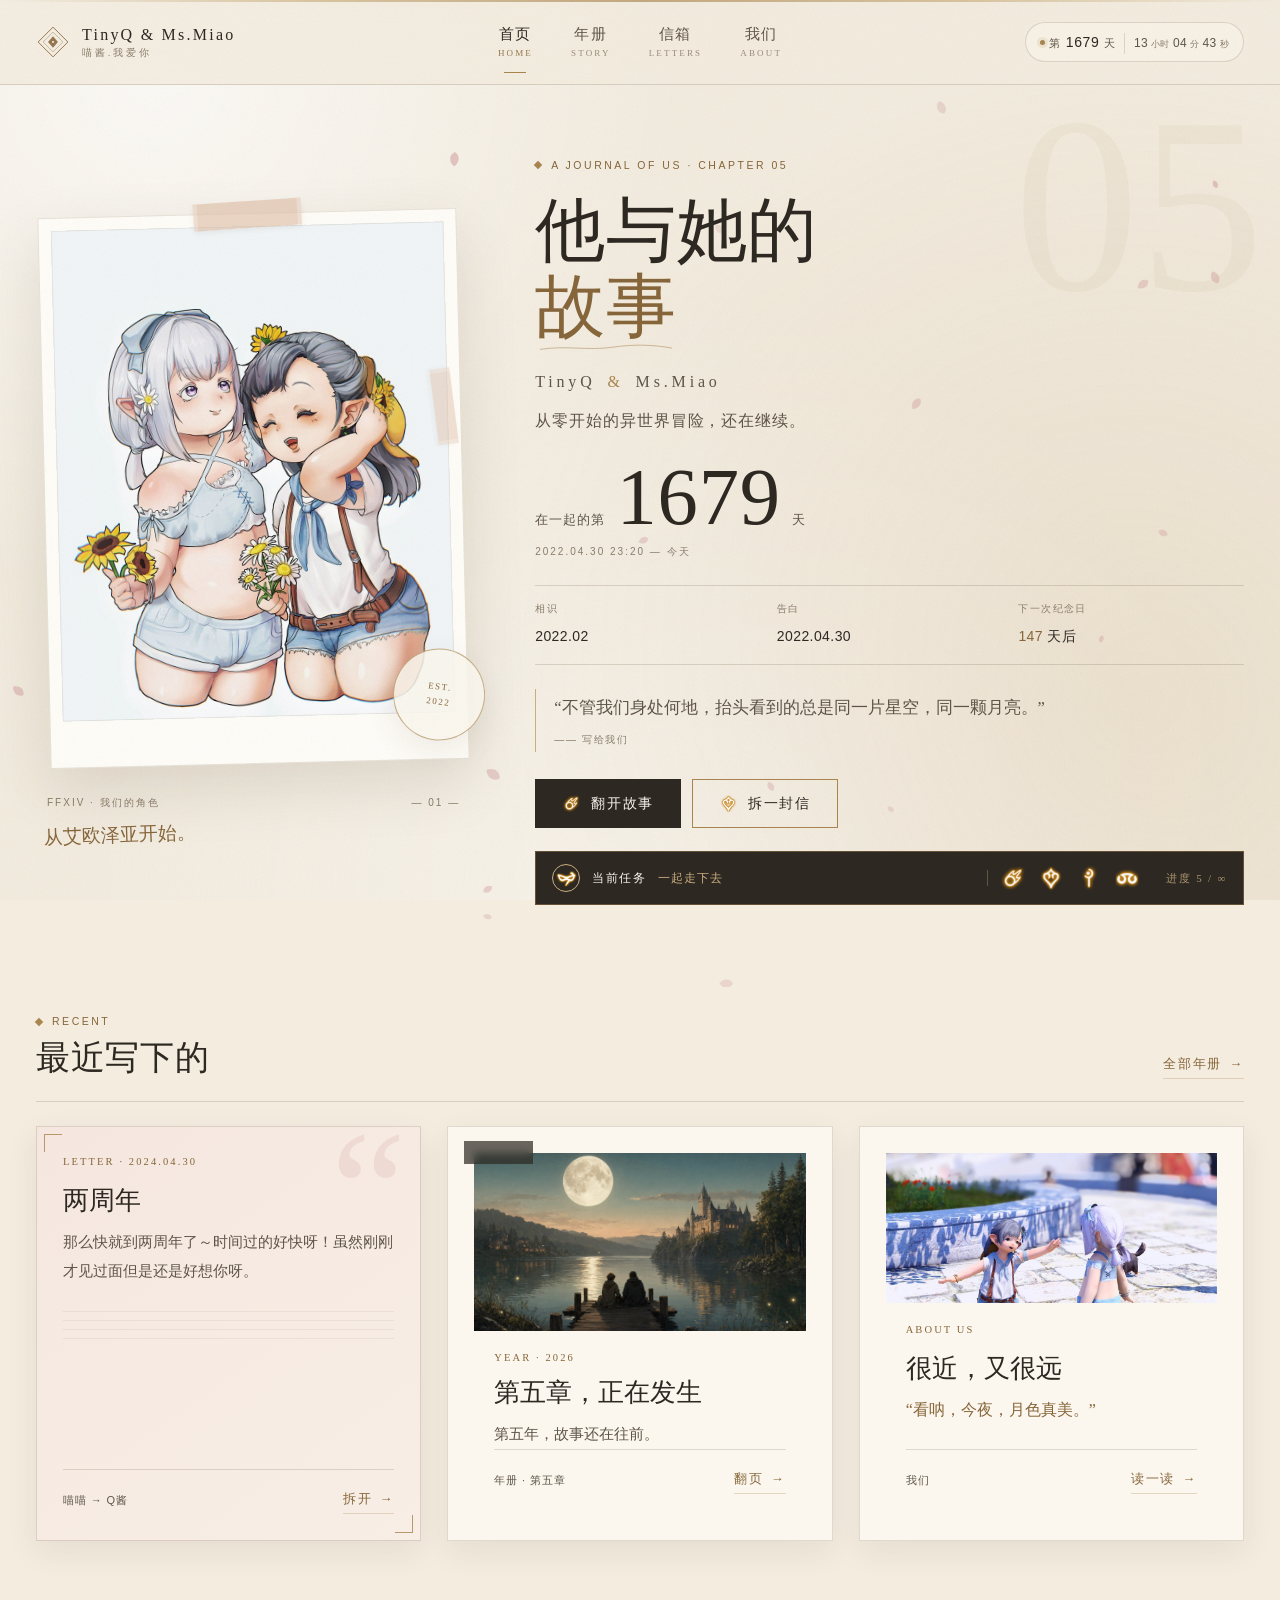
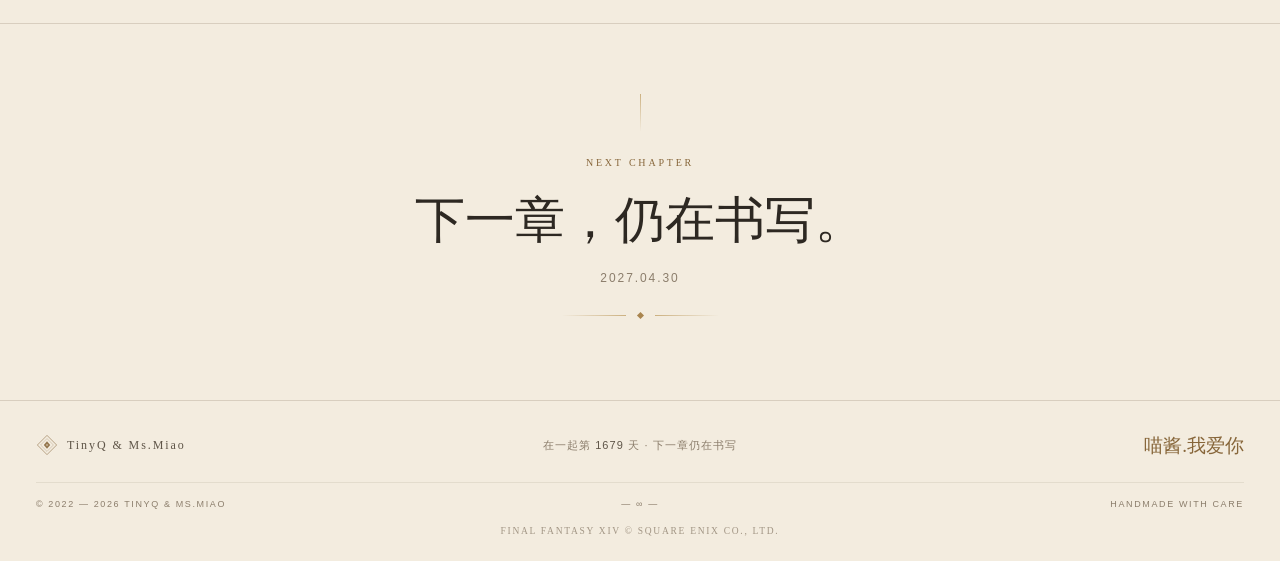
<file: index.html>
<!DOCTYPE html><html lang="zh-Hans"><head><meta charset="utf-8"><meta name="viewport" content="width=device-width, initial-scale=1"><meta name="description" content="TinyQ 与 Ms.Miao 的故事：从零开始的异世界冒险。五个章节，三封信，仍在继续。"><meta name="theme-color" content="#f3ecdf"><link rel="icon" href="/favicon.ico"><link rel="canonical" href="https://xn--i2r030l.xn--6qq986b3xl/"><meta property="og:type" content="website"><meta property="og:title" content="他与她的故事 · TinyQ &amp; Ms.Miao"><meta property="og:description" content="TinyQ 与 Ms.Miao 的故事：从零开始的异世界冒险。五个章节，三封信，仍在继续。"><meta property="og:url" content="https://xn--i2r030l.xn--6qq986b3xl/"><meta property="og:image" content="https://xn--i2r030l.xn--6qq986b3xl/assets/hero.jpg"><meta name="twitter:card" content="summary_large_image"><title>他与她的故事 · TinyQ &amp; Ms.Miao</title><link rel="stylesheet" href="/_astro/BaseLayout.DB21t7tV.css"></head><body data-start="2022-04-30T23:20:00+08:00" data-anniv-month="4" data-anniv-day="30"><div class="grain" aria-hidden="true"></div><svg class="svg-defs" aria-hidden="true" xmlns="http://www.w3.org/2000/svg"><symbol id="crest" viewBox="0 0 48 48"><path d="M24 3 L45 24 L24 45 L3 24 Z" fill="none" stroke="currentColor" stroke-width="1.2"></path><path d="M24 10 L38 24 L24 38 L10 24 Z" fill="none" stroke="currentColor" stroke-width="1" opacity=".55"></path><path d="M24 16 L31 24 L24 32 L17 24 Z" fill="currentColor" opacity=".88"></path><circle cx="24" cy="24" r="1.4" fill="var(--paper-2)"></circle></symbol><symbol id="crystal" viewBox="0 0 40 52"><path d="M20 2 L37 18 L30 45 L20 50 L10 45 L3 18 Z" fill="#fbf7ee" stroke="currentColor" stroke-width="1.1"></path><path d="M20 2 L20 50 M3 18 L37 18 M20 2 L30 45 M20 2 L10 45" fill="none" stroke="currentColor" stroke-width=".65" opacity=".55"></path><path d="M20 8 L31 19 L26 39 L20 44 L14 39 L9 19 Z" fill="#9dc3cd" opacity=".48"></path><path d="M20 8 L20 44 M9 19 L31 19" fill="none" stroke="#fffdf8" stroke-width=".7" opacity=".55"></path></symbol><symbol id="pearl" viewBox="0 0 48 48"><circle cx="24" cy="24" r="19" fill="none" stroke="currentColor" stroke-width="1"></circle><circle cx="24" cy="24" r="13" fill="none" stroke="currentColor" stroke-width=".8" opacity=".55"></circle><circle cx="24" cy="24" r="4.5" fill="currentColor" opacity=".85"></circle><path d="M9 24 C15 16 33 32 39 24" fill="none" stroke="currentColor" stroke-width=".8" opacity=".6"></path><path d="M24 5 L27 12 L24 19 L21 12 Z" fill="none" stroke="currentColor" stroke-width=".8" opacity=".6"></path></symbol></svg><div id="siteShell"><header class="site-header"><div class="shell header-inner"><a class="brand" href="/" aria-label="回到首页"><svg class="brand-mark" aria-hidden="true"><use href="#crest"></use></svg><span class="brand-text"><span class="brand-names">TinyQ &amp; Ms.Miao</span><span class="brand-sub">喵酱.我爱你</span></span></a><nav class="main-nav" aria-label="主导航"><a class="nav-link active" href="/" aria-current="page"><span>首页</span><small>HOME</small></a><a class="nav-link" href="/story"><span>年册</span><small>STORY</small></a><a class="nav-link" href="/letters"><span>信箱</span><small>LETTERS</small></a><a class="nav-link" href="/about"><span>我们</span><small>ABOUT</small></a></nav><div class="header-meta"><span class="day-pill" data-elapsed><i></i><span class="day-count">第 <b data-elapsed-days>1635</b> 天</span><span class="day-clock"><b data-elapsed-hours>00</b> 小时<b data-elapsed-minutes>00</b> 分<b data-elapsed-seconds>00</b> 秒</span></span><button class="menu-toggle" type="button" aria-label="打开菜单" aria-expanded="false" aria-controls="mobileNav"><span></span></button></div></div></header><div class="mobile-nav" id="mobileNav" aria-hidden="true"><div class="mobile-nav-top"><span class="brand"><svg class="brand-mark" aria-hidden="true"><use href="#crest"></use></svg><span class="brand-text"><span class="brand-names">TinyQ &amp; Ms.Miao</span><span class="brand-sub">喵酱.我爱你</span></span></span><button class="modal-close" type="button" data-menu-close>关闭</button></div><nav class="mobile-nav-links" aria-label="移动端导航"><a href="/" aria-current="page"><small>01</small>首页</a><a href="/story"><small>02</small>年册</a><a href="/letters"><small>03</small>信箱</a><a href="/about"><small>04</small>我们</a></nav><p class="mobile-nav-note">从零开始的异世界冒险，还在继续。</p></div><main id="app"><section class="view home active"><div class="home-hero"><canvas id="petals" class="petals" aria-hidden="true"></canvas><div class="shell home-hero-inner"><div class="hero-art"><div class="art-mat"><span class="tape tape-a" aria-hidden="true"></span><span class="tape tape-b" aria-hidden="true"></span><img src="/assets/hero.jpg" alt="TinyQ 与 Ms.Miao 的 FFXIV 角色插画" fetchpriority="high"><span class="art-stamp"><span>EST.<br>2022</span></span></div><div class="art-meta"><span>FFXIV · 我们的角色</span><span>— 01 —</span></div><div class="hand-note art-note">从艾欧泽亚开始。</div></div><div class="hero-copy" style="--chapter-no: '05'"><div class="eyebrow"><span class="diamond"></span> A JOURNAL OF US · CHAPTER 05</div><h1>他与她的<br><em>故事</em></h1><p class="names">TinyQ <span>&amp;</span> Ms.Miao</p><p class="lede">从零开始的异世界冒险，还在继续。</p><div class="counter-block"><div class="counter"><span>在一起的第</span><strong data-day>1635</strong><span>天</span></div><div class="counter-sub">2022.04.30 23:20 — 今天</div></div><div class="meta-grid"><div><span>相识</span><b>2022.02</b></div><div><span>告白</span><b>2022.04.30</b></div><div><span>下一次纪念日</span><b><i data-anniv>191</i> 天后</b></div></div><blockquote>“不管我们身处何地，抬头看到的总是同一片星空，同一颗月亮。”<cite>—— 写给我们</cite></blockquote><div class="hero-actions"><a class="quest-btn primary" href="/story"><img class="btn-job" src="/jobs/blm.png" alt loading="lazy" decoding="async">翻开故事</a><a class="quest-btn" href="/letters"><img class="btn-job" src="/jobs/dnc.png" alt loading="lazy" decoding="async">拆一封信</a></div><div class="quest-note"><span class="quest-mark"><img class="job-ico" src="/jobs/blu.png" alt loading="lazy" decoding="async"></span><span>当前任务</span><b>一起走下去</b><span class="quest-jobs" aria-hidden="true"><img class="job-ico" src="/jobs/blm.png" alt loading="lazy" decoding="async"><img class="job-ico" src="/jobs/dnc.png" alt loading="lazy" decoding="async"><img class="job-ico" src="/jobs/whm.png" alt loading="lazy" decoding="async"><img class="job-ico" src="/jobs/sch.png" alt loading="lazy" decoding="async"></span><span class="quest-progress">进度 5 / ∞</span></div></div></div></div><div class="shell home-recent"><div class="section-head"><div><div class="eyebrow"><span class="diamond"></span> RECENT</div><h2>最近写下的</h2></div><a class="text-link" href="/story">全部年册 <span>→</span></a></div><div class="recent-grid"><article class="recent-card recent-letter ff-corners"><span class="quote-mark" aria-hidden="true">“</span><div class="kicker">LETTER · 2024.04.30</div><h3>两周年</h3><p>那么快就到两周年了～时间过的好快呀！虽然刚刚才见过面但是还是好想你呀。</p><div class="letter-lines" aria-hidden="true"></div><div class="card-foot"><b>喵喵 → Q酱</b><a class="text-link" href="/letters?letter=2024-04-30">拆开 <span>→</span></a></div></article><article class="recent-card recent-photo"><img src="/assets/2026-cover.jpg" alt="月光下的湖畔背影（临时占位图）" loading="lazy"><span class="image-label">CHAPTER 05</span><div class="photo-body"><div class="kicker">YEAR · 2026</div><h3>第五章，正在发生</h3><p>第五年，故事还在往前。</p><div class="card-foot"><b>年册 · 第五章</b><a class="text-link" href="/story?year=2026">翻页 <span>→</span></a></div></div></article><article class="recent-card recent-about"><img src="/assets/about.jpg" alt="FFXIV 中两人在海边的场景" loading="lazy"><div class="photo-body"><div class="kicker">ABOUT US</div><h3>很近，又很远</h3><blockquote>“看呐，今夜，月色真美。”</blockquote><div class="card-foot"><b>我们</b><a class="text-link" href="/about">读一读 <span>→</span></a></div></div></article></div></div><div class="home-closing"><div class="closing-line"></div><div class="kicker">NEXT CHAPTER</div><h2>下一章，仍在书写。</h2><p><span data-next-date>2027.04.30</span></p><div class="closing-ornament" aria-hidden="true"><span></span></div></div></section></main><footer class="site-footer"><div class="shell footer-inner"><div class="footer-brand"><svg aria-hidden="true"><use href="#crest"></use></svg><span>TinyQ &amp; Ms.Miao</span></div><div class="footer-day">在一起第 <b data-day>1635</b> 天 · 下一章仍在书写</div><span class="footer-link">喵酱.我爱你</span></div><div class="shell footer-small"><span>© 2022 — <span id="currentYear">2026</span> TinyQ &amp; Ms.Miao</span><span>— ∞ —</span><span>Handmade with care</span></div><p class="footer-credit">FINAL FANTASY XIV © SQUARE ENIX CO., LTD.</p></footer></div><div class="letter-modal" id="letterModal" role="dialog" aria-modal="true" aria-labelledby="letterModalLabel"><div class="modal-backdrop" data-close></div><div class="modal-panel"><div class="modal-bar"><span class="bar-label" id="letterModalLabel">LETTERS · 双人信箱</span><div class="modal-actions"><button class="font-btn" type="button" data-font="down" aria-label="缩小字号">A−</button><button class="font-btn" type="button" data-font="up" aria-label="放大字号">A+</button><button class="modal-close" type="button" data-close>返回信箱</button></div></div><div class="modal-scroll" id="modalScroll"></div></div></div><script type="module" src="/_astro/BaseLayout.astro_astro_type_script_index_0_lang.pv196wX0.js"></script></body></html>
</file>
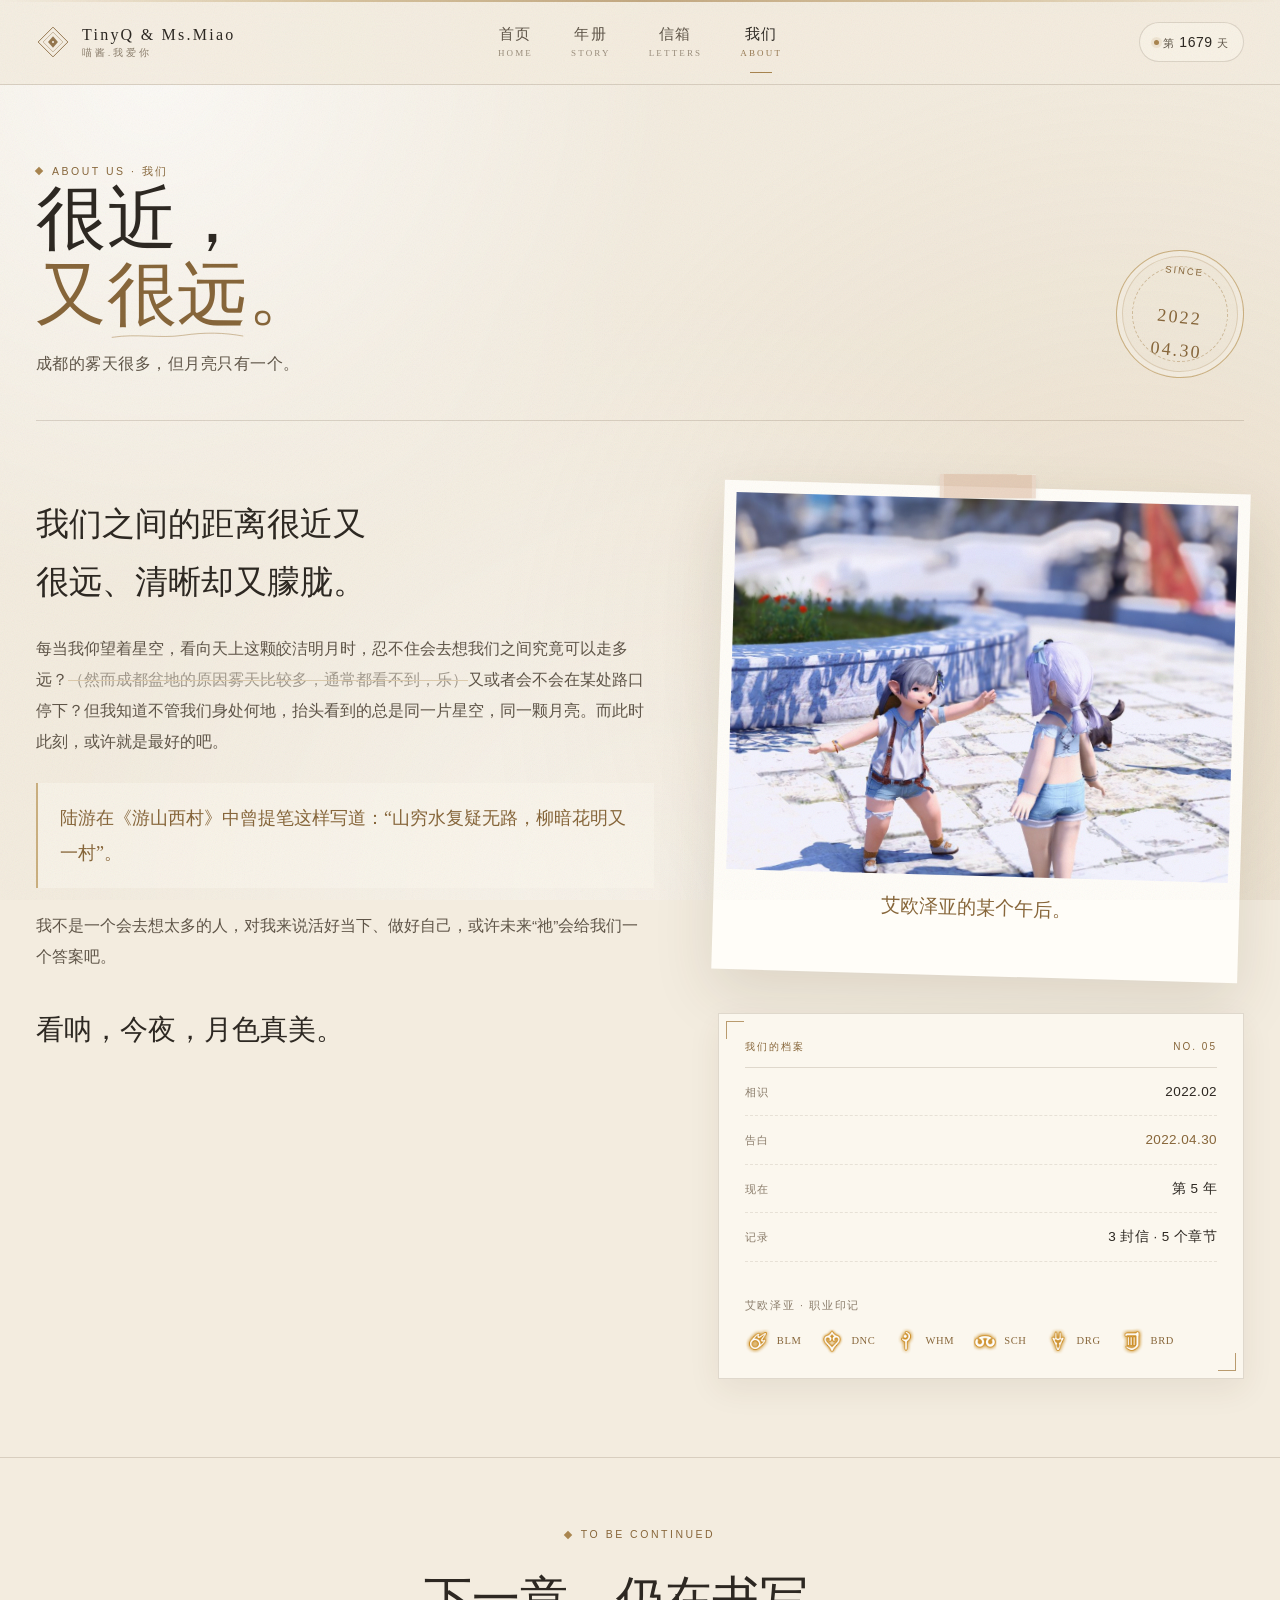
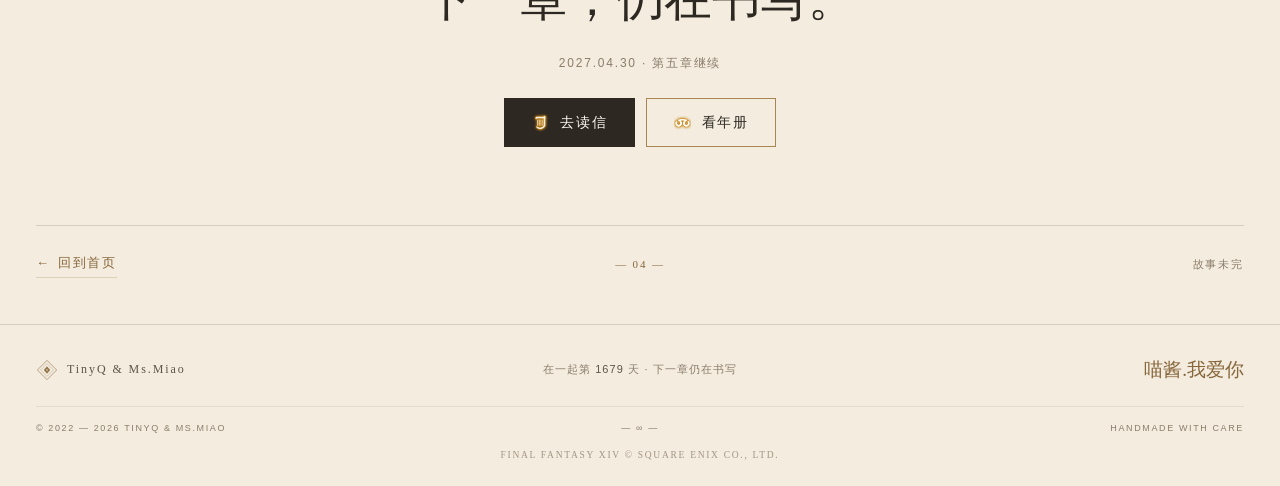
<file: about/index.html>
<!DOCTYPE html><html lang="zh-Hans"><head><meta charset="utf-8"><meta name="viewport" content="width=device-width, initial-scale=1"><meta name="description" content="TinyQ 与 Ms.Miao：很近，又很远。成都的雾天很多，但月亮只有一个。"><meta name="theme-color" content="#f3ecdf"><link rel="icon" href="/favicon.ico"><link rel="canonical" href="https://xn--i2r030l.xn--6qq986b3xl/about"><meta property="og:type" content="website"><meta property="og:title" content="我们 · 他与她的故事"><meta property="og:description" content="TinyQ 与 Ms.Miao：很近，又很远。成都的雾天很多，但月亮只有一个。"><meta property="og:url" content="https://xn--i2r030l.xn--6qq986b3xl/about"><meta property="og:image" content="https://xn--i2r030l.xn--6qq986b3xl/assets/hero.jpg"><meta name="twitter:card" content="summary_large_image"><title>我们 · 他与她的故事</title><link rel="stylesheet" href="/_astro/BaseLayout.D6pAvc5t.css"></head><body data-start="2022-04-30T23:20:00+08:00" data-anniv-month="4" data-anniv-day="30"><div class="grain" aria-hidden="true"></div><svg class="svg-defs" aria-hidden="true" xmlns="http://www.w3.org/2000/svg"><symbol id="crest" viewBox="0 0 48 48"><path d="M24 3 L45 24 L24 45 L3 24 Z" fill="none" stroke="currentColor" stroke-width="1.2"></path><path d="M24 10 L38 24 L24 38 L10 24 Z" fill="none" stroke="currentColor" stroke-width="1" opacity=".55"></path><path d="M24 16 L31 24 L24 32 L17 24 Z" fill="currentColor" opacity=".88"></path><circle cx="24" cy="24" r="1.4" fill="var(--paper-2)"></circle></symbol><symbol id="crystal" viewBox="0 0 40 52"><path d="M20 2 L37 18 L30 45 L20 50 L10 45 L3 18 Z" fill="#fbf7ee" stroke="currentColor" stroke-width="1.1"></path><path d="M20 2 L20 50 M3 18 L37 18 M20 2 L30 45 M20 2 L10 45" fill="none" stroke="currentColor" stroke-width=".65" opacity=".55"></path><path d="M20 8 L31 19 L26 39 L20 44 L14 39 L9 19 Z" fill="#9dc3cd" opacity=".48"></path><path d="M20 8 L20 44 M9 19 L31 19" fill="none" stroke="#fffdf8" stroke-width=".7" opacity=".55"></path></symbol><symbol id="pearl" viewBox="0 0 48 48"><circle cx="24" cy="24" r="19" fill="none" stroke="currentColor" stroke-width="1"></circle><circle cx="24" cy="24" r="13" fill="none" stroke="currentColor" stroke-width=".8" opacity=".55"></circle><circle cx="24" cy="24" r="4.5" fill="currentColor" opacity=".85"></circle><path d="M9 24 C15 16 33 32 39 24" fill="none" stroke="currentColor" stroke-width=".8" opacity=".6"></path><path d="M24 5 L27 12 L24 19 L21 12 Z" fill="none" stroke="currentColor" stroke-width=".8" opacity=".6"></path></symbol></svg><div id="siteShell"><header class="site-header"><div class="shell header-inner"><a class="brand" href="/" aria-label="回到首页"><svg class="brand-mark" aria-hidden="true"><use href="#crest"></use></svg><span class="brand-text"><span class="brand-names">TinyQ &amp; Ms.Miao</span><span class="brand-sub">喵酱.我爱你</span></span></a><nav class="main-nav" aria-label="主导航"><a class="nav-link" href="/"><span>首页</span><small>HOME</small></a><a class="nav-link" href="/story"><span>年册</span><small>STORY</small></a><a class="nav-link" href="/letters"><span>信箱</span><small>LETTERS</small></a><a class="nav-link active" href="/about" aria-current="page"><span>我们</span><small>ABOUT</small></a></nav><div class="header-meta"><span class="day-pill"><i></i> 第 <b data-day>1635</b> 天</span><button class="menu-toggle" type="button" aria-label="打开菜单" aria-expanded="false" aria-controls="mobileNav"><span></span></button></div></div></header><div class="mobile-nav" id="mobileNav" aria-hidden="true"><div class="mobile-nav-top"><span class="brand"><svg class="brand-mark" aria-hidden="true"><use href="#crest"></use></svg><span class="brand-text"><span class="brand-names">TinyQ &amp; Ms.Miao</span><span class="brand-sub">喵酱.我爱你</span></span></span><button class="modal-close" type="button" data-menu-close>关闭</button></div><nav class="mobile-nav-links" aria-label="移动端导航"><a href="/"><small>01</small>首页</a><a href="/story"><small>02</small>年册</a><a href="/letters"><small>03</small>信箱</a><a href="/about" aria-current="page"><small>04</small>我们</a></nav><p class="mobile-nav-note">从零开始的异世界冒险，还在继续。</p></div><main id="app"><section class="view about active"><div class="shell page-head"><div><div class="eyebrow"><span class="diamond"></span> ABOUT US · 我们</div><h1>很近，<br><em>又很远。</em></h1><p class="page-lede">成都的雾天很多，但月亮只有一个。</p></div><div class="page-stamp">SINCE<br><b>2022<br>04.30</b></div></div><div class="shell about-grid"><div class="about-text"><p class="lead">我们之间的距离很近又很远、清晰却又朦胧。</p><p>每当我仰望着星空，看向天上这颗皎洁明月时，忍不住会去想我们之间究竟可以走多远？<del>（然而成都盆地的原因雾天比较多，通常都看不到，乐）</del>又或者会不会在某处路口停下？但我知道不管我们身处何地，抬头看到的总是同一片星空，同一颗月亮。而此时此刻，或许就是最好的吧。</p><blockquote>陆游在《游山西村》中曾提笔这样写道：“山穷水复疑无路，柳暗花明又一村”。</blockquote><p>我不是一个会去想太多的人，对我来说活好当下、做好自己，或许未来“祂”会给我们一个答案吧。</p><p class="about-end">看呐，今夜，月色真美。</p></div><div class="about-photo"><div class="polaroid"><span class="tape" aria-hidden="true"></span><img src="/assets/about.jpg" alt="FFXIV 中两人在海边的场景"><span class="hand-note">艾欧泽亚的某个午后。</span></div><div class="file-card ff-corners"><div class="file-card-title"><span>我们的档案</span><span>NO. 05</span></div><div class="file-row"><span>相识</span><b>2022.02</b></div><div class="file-row"><span>告白</span><b class="gold">2022.04.30</b></div><div class="file-row"><span>现在</span><b>第 5 年</b></div><div class="file-row"><span>记录</span><b>3 封信 · 5 个章节</b></div><div class="job-shelf"><span class="job-shelf-label">艾欧泽亚 · 职业印记</span><span class="job-shelf-icons"><span class="job-chip" title="黑魔法师"><img class="job-ico" src="/jobs/blm.png" alt loading="lazy" decoding="async">BLM</span><span class="job-chip" title="舞者"><img class="job-ico" src="/jobs/dnc.png" alt loading="lazy" decoding="async">DNC</span><span class="job-chip" title="白魔法师"><img class="job-ico" src="/jobs/whm.png" alt loading="lazy" decoding="async">WHM</span><span class="job-chip" title="学者"><img class="job-ico" src="/jobs/sch.png" alt loading="lazy" decoding="async">SCH</span><span class="job-chip" title="龙骑士"><img class="job-ico" src="/jobs/drg.png" alt loading="lazy" decoding="async">DRG</span><span class="job-chip" title="吟游诗人"><img class="job-ico" src="/jobs/brd.png" alt loading="lazy" decoding="async">BRD</span></span></div></div></div></div><div class="about-band"><div class="eyebrow" style="justify-content:center"><span class="diamond"></span> TO BE CONTINUED</div><h2>下一章，仍在书写。</h2><p><span data-next-date>2027.04.30</span> · 第五章继续</p><div class="hero-actions"><a class="quest-btn primary" href="/letters"><img class="btn-job" src="/jobs/brd.png" alt loading="lazy" decoding="async">去读信</a><a class="quest-btn" href="/story"><img class="btn-job" src="/jobs/sch.png" alt loading="lazy" decoding="async">看年册</a></div></div><div class="shell page-foot"><a class="text-link" href="/"><span>←</span> 回到首页</a><span class="page-no">— 04 —</span><span>故事未完</span></div></section></main><footer class="site-footer"><div class="shell footer-inner"><div class="footer-brand"><svg aria-hidden="true"><use href="#crest"></use></svg><span>TinyQ &amp; Ms.Miao</span></div><div class="footer-day">在一起第 <b data-day>1635</b> 天 · 下一章仍在书写</div><span class="footer-link">喵酱.我爱你</span></div><div class="shell footer-small"><span>© 2022 — <span id="currentYear">2026</span> TinyQ &amp; Ms.Miao</span><span>— ∞ —</span><span>Handmade with care</span></div><p class="footer-credit">FINAL FANTASY XIV © SQUARE ENIX CO., LTD.</p></footer></div><div class="letter-modal" id="letterModal" role="dialog" aria-modal="true" aria-labelledby="letterModalLabel"><div class="modal-backdrop" data-close></div><div class="modal-panel"><div class="modal-bar"><span class="bar-label" id="letterModalLabel">LETTERS · 双人信箱</span><div class="modal-actions"><button class="font-btn" type="button" data-font="down" aria-label="缩小字号">A−</button><button class="font-btn" type="button" data-font="up" aria-label="放大字号">A+</button><button class="modal-close" type="button" data-close>返回信箱</button></div></div><div class="modal-scroll" id="modalScroll"></div></div></div><script type="module" src="/_astro/BaseLayout.astro_astro_type_script_index_0_lang.CU-1bhXB.js"></script></body></html>
</file>
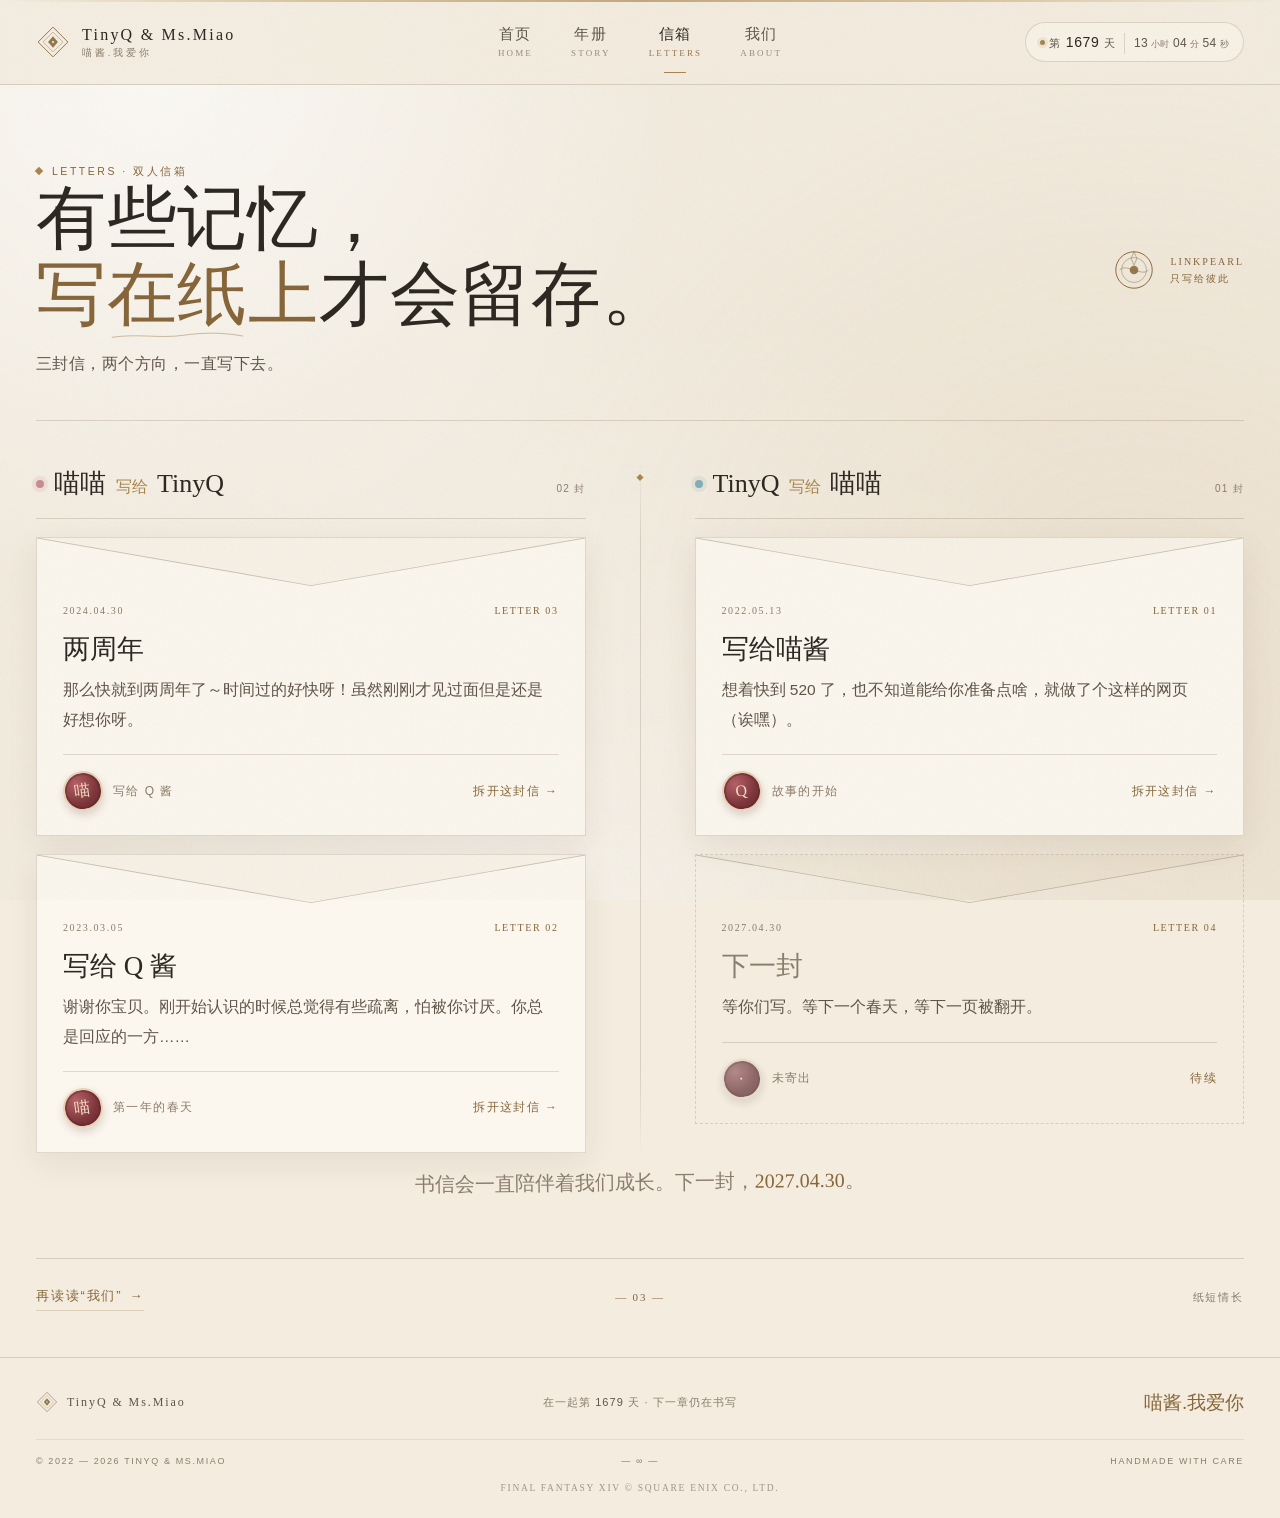
<file: letters/index.html>
<!DOCTYPE html><html lang="zh-Hans"><head><meta charset="utf-8"><meta name="viewport" content="width=device-width, initial-scale=1"><meta name="description" content="有些记忆，写在纸上会留存。TinyQ 与 Ms.Miao 的双人信箱。"><meta name="theme-color" content="#f3ecdf"><link rel="icon" href="/favicon.ico"><link rel="canonical" href="https://xn--i2r030l.xn--6qq986b3xl/letters"><meta property="og:type" content="website"><meta property="og:title" content="双人信箱 · 他与她的故事"><meta property="og:description" content="有些记忆，写在纸上会留存。TinyQ 与 Ms.Miao 的双人信箱。"><meta property="og:url" content="https://xn--i2r030l.xn--6qq986b3xl/letters"><meta property="og:image" content="https://xn--i2r030l.xn--6qq986b3xl/assets/hero.jpg"><meta name="twitter:card" content="summary_large_image"><title>双人信箱 · 他与她的故事</title><link rel="stylesheet" href="/_astro/BaseLayout.DB21t7tV.css"></head><body data-start="2022-04-30T23:20:00+08:00" data-anniv-month="4" data-anniv-day="30"><div class="grain" aria-hidden="true"></div><svg class="svg-defs" aria-hidden="true" xmlns="http://www.w3.org/2000/svg"><symbol id="crest" viewBox="0 0 48 48"><path d="M24 3 L45 24 L24 45 L3 24 Z" fill="none" stroke="currentColor" stroke-width="1.2"></path><path d="M24 10 L38 24 L24 38 L10 24 Z" fill="none" stroke="currentColor" stroke-width="1" opacity=".55"></path><path d="M24 16 L31 24 L24 32 L17 24 Z" fill="currentColor" opacity=".88"></path><circle cx="24" cy="24" r="1.4" fill="var(--paper-2)"></circle></symbol><symbol id="crystal" viewBox="0 0 40 52"><path d="M20 2 L37 18 L30 45 L20 50 L10 45 L3 18 Z" fill="#fbf7ee" stroke="currentColor" stroke-width="1.1"></path><path d="M20 2 L20 50 M3 18 L37 18 M20 2 L30 45 M20 2 L10 45" fill="none" stroke="currentColor" stroke-width=".65" opacity=".55"></path><path d="M20 8 L31 19 L26 39 L20 44 L14 39 L9 19 Z" fill="#9dc3cd" opacity=".48"></path><path d="M20 8 L20 44 M9 19 L31 19" fill="none" stroke="#fffdf8" stroke-width=".7" opacity=".55"></path></symbol><symbol id="pearl" viewBox="0 0 48 48"><circle cx="24" cy="24" r="19" fill="none" stroke="currentColor" stroke-width="1"></circle><circle cx="24" cy="24" r="13" fill="none" stroke="currentColor" stroke-width=".8" opacity=".55"></circle><circle cx="24" cy="24" r="4.5" fill="currentColor" opacity=".85"></circle><path d="M9 24 C15 16 33 32 39 24" fill="none" stroke="currentColor" stroke-width=".8" opacity=".6"></path><path d="M24 5 L27 12 L24 19 L21 12 Z" fill="none" stroke="currentColor" stroke-width=".8" opacity=".6"></path></symbol></svg><div id="siteShell"><header class="site-header"><div class="shell header-inner"><a class="brand" href="/" aria-label="回到首页"><svg class="brand-mark" aria-hidden="true"><use href="#crest"></use></svg><span class="brand-text"><span class="brand-names">TinyQ &amp; Ms.Miao</span><span class="brand-sub">喵酱.我爱你</span></span></a><nav class="main-nav" aria-label="主导航"><a class="nav-link" href="/"><span>首页</span><small>HOME</small></a><a class="nav-link" href="/story"><span>年册</span><small>STORY</small></a><a class="nav-link active" href="/letters" aria-current="page"><span>信箱</span><small>LETTERS</small></a><a class="nav-link" href="/about"><span>我们</span><small>ABOUT</small></a></nav><div class="header-meta"><span class="day-pill" data-elapsed><i></i><span class="day-count">第 <b data-elapsed-days>1635</b> 天</span><span class="day-clock"><b data-elapsed-hours>00</b> 小时<b data-elapsed-minutes>00</b> 分<b data-elapsed-seconds>00</b> 秒</span></span><button class="menu-toggle" type="button" aria-label="打开菜单" aria-expanded="false" aria-controls="mobileNav"><span></span></button></div></div></header><div class="mobile-nav" id="mobileNav" aria-hidden="true"><div class="mobile-nav-top"><span class="brand"><svg class="brand-mark" aria-hidden="true"><use href="#crest"></use></svg><span class="brand-text"><span class="brand-names">TinyQ &amp; Ms.Miao</span><span class="brand-sub">喵酱.我爱你</span></span></span><button class="modal-close" type="button" data-menu-close>关闭</button></div><nav class="mobile-nav-links" aria-label="移动端导航"><a href="/"><small>01</small>首页</a><a href="/story"><small>02</small>年册</a><a href="/letters" aria-current="page"><small>03</small>信箱</a><a href="/about"><small>04</small>我们</a></nav><p class="mobile-nav-note">从零开始的异世界冒险，还在继续。</p></div><main id="app"><section class="view letters active"><div class="shell page-head letters-head"><div><div class="eyebrow"><span class="diamond"></span> LETTERS · 双人信箱</div><h1>有些记忆，<br><em>写在纸上</em>才会留存。</h1><p class="page-lede">三封信，两个方向，一直写下去。</p></div><div class="linkpearl"><svg aria-hidden="true"><use href="#pearl"></use></svg><span>LINKPEARL<br>只写给彼此</span></div></div><div class="shell letters-grid"><div class="mail-column"><div class="mail-column-head"><span class="mail-dot"></span><h2>喵喵 <i>写给</i> TinyQ</h2><span class="count">02 封</span></div><button class="envelope" type="button" data-letter="2024-04-30"><span class="env-top"><span>2024.04.30</span><span class="env-no">LETTER 03</span></span><h3>两周年</h3><p class="env-excerpt">那么快就到两周年了～时间过的好快呀！虽然刚刚才见过面但是还是好想你呀。</p><span class="env-foot"><span class="seal">喵</span><span>写给 Q 酱</span><span class="env-open">拆开这封信 →</span></span></button><button class="envelope" type="button" data-letter="2023-03-05"><span class="env-top"><span>2023.03.05</span><span class="env-no">LETTER 02</span></span><h3>写给 Q 酱</h3><p class="env-excerpt">谢谢你宝贝。刚开始认识的时候总觉得有些疏离，怕被你讨厌。你总是回应的一方……</p><span class="env-foot"><span class="seal">喵</span><span>第一年的春天</span><span class="env-open">拆开这封信 →</span></span></button></div><div class="mail-divider" aria-hidden="true"></div><div class="mail-column"><div class="mail-column-head"><span class="mail-dot"></span><h2>TinyQ <i>写给</i> 喵喵</h2><span class="count">01 封</span></div><button class="envelope" type="button" data-letter="2022-05-13"><span class="env-top"><span>2022.05.13</span><span class="env-no">LETTER 01</span></span><h3>写给喵酱</h3><p class="env-excerpt">想着快到 520 了，也不知道能给你准备点啥，就做了个这样的网页（诶嘿）。</p><span class="env-foot"><span class="seal">Q</span><span>故事的开始</span><span class="env-open">拆开这封信 →</span></span></button><div class="envelope sealed"><span class="env-top"><span>2027.04.30</span><span class="env-no">LETTER 04</span></span><h3>下一封</h3><p class="env-excerpt">等你们写。等下一个春天，等下一页被翻开。</p><span class="env-foot"><span class="seal">·</span><span>未寄出</span><span class="env-open">待续</span></span></div></div></div><div class="shell letters-note">书信会一直陪伴着我们成长。下一封，<span data-next-date>2027.04.30</span>。</div><div class="shell page-foot"><a class="text-link" href="/about">再读读“我们” <span>→</span></a><span class="page-no">— 03 —</span><span>纸短情长</span></div><template id="letter-2024-04-30"><article class="letter-sheet"><div class="letter-sheet-top"><span>LETTER 03</span><span>写于 2024.04.30</span></div><h2>两周年</h2><p class="letter-to">写给 Q 酱 · 喵喵</p><div class="letter-rule"><span></span></div><div class="letter-body"><p>那么快就到两周年了～时间过的好快呀！周年纪念快乐૧(●´৺<code>●)૭૧(●´৺</code>●)૭</p>
<p>虽然刚刚才见过面但是还是好想你呀！不过哦我们之间的距离真的相隔好远呀。他们都说不行，但我觉得我一定要试试才行。不过父母的言语说到底是建议，他们总说我这是为你好。我当然也知道啦！可是这是我自己的决定，我还是想好好努力一下！只是有些迷茫，不知道该往什么方向努力(＞＜)</p>
<p>如果能够和你在一起就像考好成绩的奖励，那我一定会拼了命的达到目标的！可是现在谁又能再赋予我奖励呢……</p>
<p>宝宝，希望你也不要太有压力～过程努力过，结果就听天由命吧～就像你说的“祂”会给我们答案～</p>
<p>马上就是我们在一起的第三年！要开开心心的～仍然能够自由自在的♡(<em>´･ω･)(･ω･`</em>)♡</p>
</div><p class="letter-sign">喵喵</p><p class="letter-date">2024.04.30</p><div class="letter-seal-wrap"><span class="seal">喵</span></div><p class="letter-tail">这一封，写在两周年。</p></article></template><template id="letter-2023-03-05"><article class="letter-sheet"><div class="letter-sheet-top"><span>LETTER 02</span><span>写于 2023.03.05</span></div><h2>写给 Q 酱</h2><p class="letter-to">第一年的春天 · 喵喵</p><div class="letter-rule"><span></span></div><div class="letter-body"><p>谢谢你宝贝。刚开始认识的时候总觉得有些疏离，怕被你讨厌。你总是回应的一方，不会过多分享一些自己觉得有趣的事情。我总觉得有些距离，但依旧很开心。如果没有告诉他们我对你的欢喜，想来现在也不会如此顺利。呆呆的小Q，对感情迟钝的你，不知什么时候才会发现这个秘密。有可能因为害怕自己自作多情，把自己的想法藏在心里。不过好在一切幸运。喜欢你耐心地回应，即使自己不了解，也静静地听。喜欢你温柔的安慰，亲切而有力。你的话语总是让我收到莫大的鼓舞，考研期间我常常情绪崩溃，你告诉我一些道理，安抚我的情绪。遇见你真的好幸运。我们两个总是很合拍，在很多事情上看法一致。从前的我总是很偏激，有时候在发表自己的话语时忘了顾及别人的心情。现在说话时总留几分余地，很能良好地控制自己。尽管语言表达时的逻辑还有待加强，但是我会努力哒！</p>
<p>刚开始在一起时，我总是在学习之余等待你的消息。你说：“加油”我就很开心，我的努力无法缺少你的鼓励。但有时等待只能等到停留在上一条消息的屏幕，这会让我有点失落。不过在一起时间久了我就知道你就是这样一个人。你的心里或许有顾虑，因为我的学习原因也不想打扰我。之前人格测试很火，我也让你做了，室友说你们这种人格的人需要得到别人的回应和肯定，主动是比较困难的呢～不过现在宝宝也很主动啦～我很喜欢！喜欢你爽朗的笑声，干净的声音和歌声。还没在一起的时候，四月初你发了一首新歌，歌里面的场景如梦似幻，我的心情也如梦境一般，脑中幻想着美妙的画面。想着会不会有一些是我给你的灵感？大山、风筝、时钟…或许都是因为我平常接触到的风景，所以难免会让我有些遐想。我想：或许这只是我的自作多情。每天闲暇的时候就听你的歌，晚上睡觉之前都在被窝里面偷偷的听。听着你唱的歌，就好像你在我身边一样，当然，我知道这只是我的幻想。我想这是不可能实现的事情，只是听听你唱歌就已经很幸福了。所以现在的我想起那时的自己，又想起现在的我们，美好得就像梦一样，总让我怀疑这是真的吗？其实有时候想想和你在一起真的就像做梦一样。</p>
<p>虽然现在是美好的，但未来的路却一点也不好走。但有的时候我想一想，人也就活着一次，何必要想那么多未来呢？活在现在就已经很幸福了。或许有时候确实应该想想未来的事情，但珍惜现在也是非常美好的，珍惜这段感情的过程，或许比最终得到的结果更为重要。所以就我们现在还在一起的时候就一起努力吧！一起创造更多更美好的回忆～在游戏里结婚；一起玩游戏，分享我们的东西；两个人打电话，说一些有趣的事情…这些都足以让我深藏在心中，这些回忆是我的宝贝，你也是我的宝贝。有时幻想着我会穿着婚纱跟你拥抱在一起，那是多么美好的画面呀，不过请存在于想象之中。但，万一有一天也可能实现呢？或许可以一起努力一下哦～</p>
<p>好想要抱抱你，想要亲亲你，想要和你贴贴。今后一定有机会的，宝宝～喜欢你～爱你(/ω＼)</p>
</div><p class="letter-sign">你的喵喵</p><p class="letter-date">2023.03.05</p><div class="letter-seal-wrap"><span class="seal">喵</span></div><p class="letter-tail">这一封，写于第一年的春天。</p></article></template><template id="letter-2022-05-13"><article class="letter-sheet"><div class="letter-sheet-top"><span>LETTER 01</span><span>写于 2022.05.13</span></div><h2>写给喵酱</h2><p class="letter-to">故事的开始 · TinyQ</p><div class="letter-rule"><span></span></div><div class="letter-body"><p>想着快到520了，也不知道能给你准备点啥，就做了个这样的网页（诶嘿）其实我不会写网页前端的代码，这只是找了个模板照葫芦画瓢随便弄的啦，希望你会喜欢哦。知道今年你会很忙，没有什么时间一起聊天一起玩。但是没有关系哦，我会去尽量支持你，为你加油吧。毕竟学习已经很辛苦了，每天如果能开开心心的过，就已经是最好的啦。有时候就算想你了我可能也不会说出来，去留出点空间，不想让你觉得太累捏。</p>
<p>我们相互之间认识的时间其实并不算长，还有好多话想找你聊聊，想去试着了解你的一切。我也是个大笨蛋，根本就不会谈恋爱，有时候我也不知道该去为你做些什么才好。甚至还不会说话，容易得罪人，有些消息可能也不知道该怎么回复。也不知道你有多喜欢我，不知道在你眼中我到底哪里好呢。但我会去试着变得更加喜欢你、了解你。慢慢来吧，毕竟还有好多东西需要一点一点去互相了解呢。</p>
<p>网恋什么的我真的不懂捏，所以有时候真不知道该怎么做才好，也不知道我们会不会什么时候在哪里停下脚步。但是网页最下方的计数器正记录着我们在一起成长的日子捏，一起去见证明天会是怎样的未来吧。</p>
<p>如果喜欢我的话以后还请多多说出来哦，我会很开心的啦。喜欢你！Mua！</p>
</div><p class="letter-sign">喜欢你！Mua！</p><p class="letter-date">2022.05.13</p><div class="letter-seal-wrap"><span class="seal">Q</span></div><p class="letter-tail">这一封，是网页最开始的样子。</p></article></template></section></main><footer class="site-footer"><div class="shell footer-inner"><div class="footer-brand"><svg aria-hidden="true"><use href="#crest"></use></svg><span>TinyQ &amp; Ms.Miao</span></div><div class="footer-day">在一起第 <b data-day>1635</b> 天 · 下一章仍在书写</div><span class="footer-link">喵酱.我爱你</span></div><div class="shell footer-small"><span>© 2022 — <span id="currentYear">2026</span> TinyQ &amp; Ms.Miao</span><span>— ∞ —</span><span>Handmade with care</span></div><p class="footer-credit">FINAL FANTASY XIV © SQUARE ENIX CO., LTD.</p></footer></div><div class="letter-modal" id="letterModal" role="dialog" aria-modal="true" aria-labelledby="letterModalLabel"><div class="modal-backdrop" data-close></div><div class="modal-panel"><div class="modal-bar"><span class="bar-label" id="letterModalLabel">LETTERS · 双人信箱</span><div class="modal-actions"><button class="font-btn" type="button" data-font="down" aria-label="缩小字号">A−</button><button class="font-btn" type="button" data-font="up" aria-label="放大字号">A+</button><button class="modal-close" type="button" data-close>返回信箱</button></div></div><div class="modal-scroll" id="modalScroll"></div></div></div><script type="module" src="/_astro/BaseLayout.astro_astro_type_script_index_0_lang.pv196wX0.js"></script></body></html>
</file>
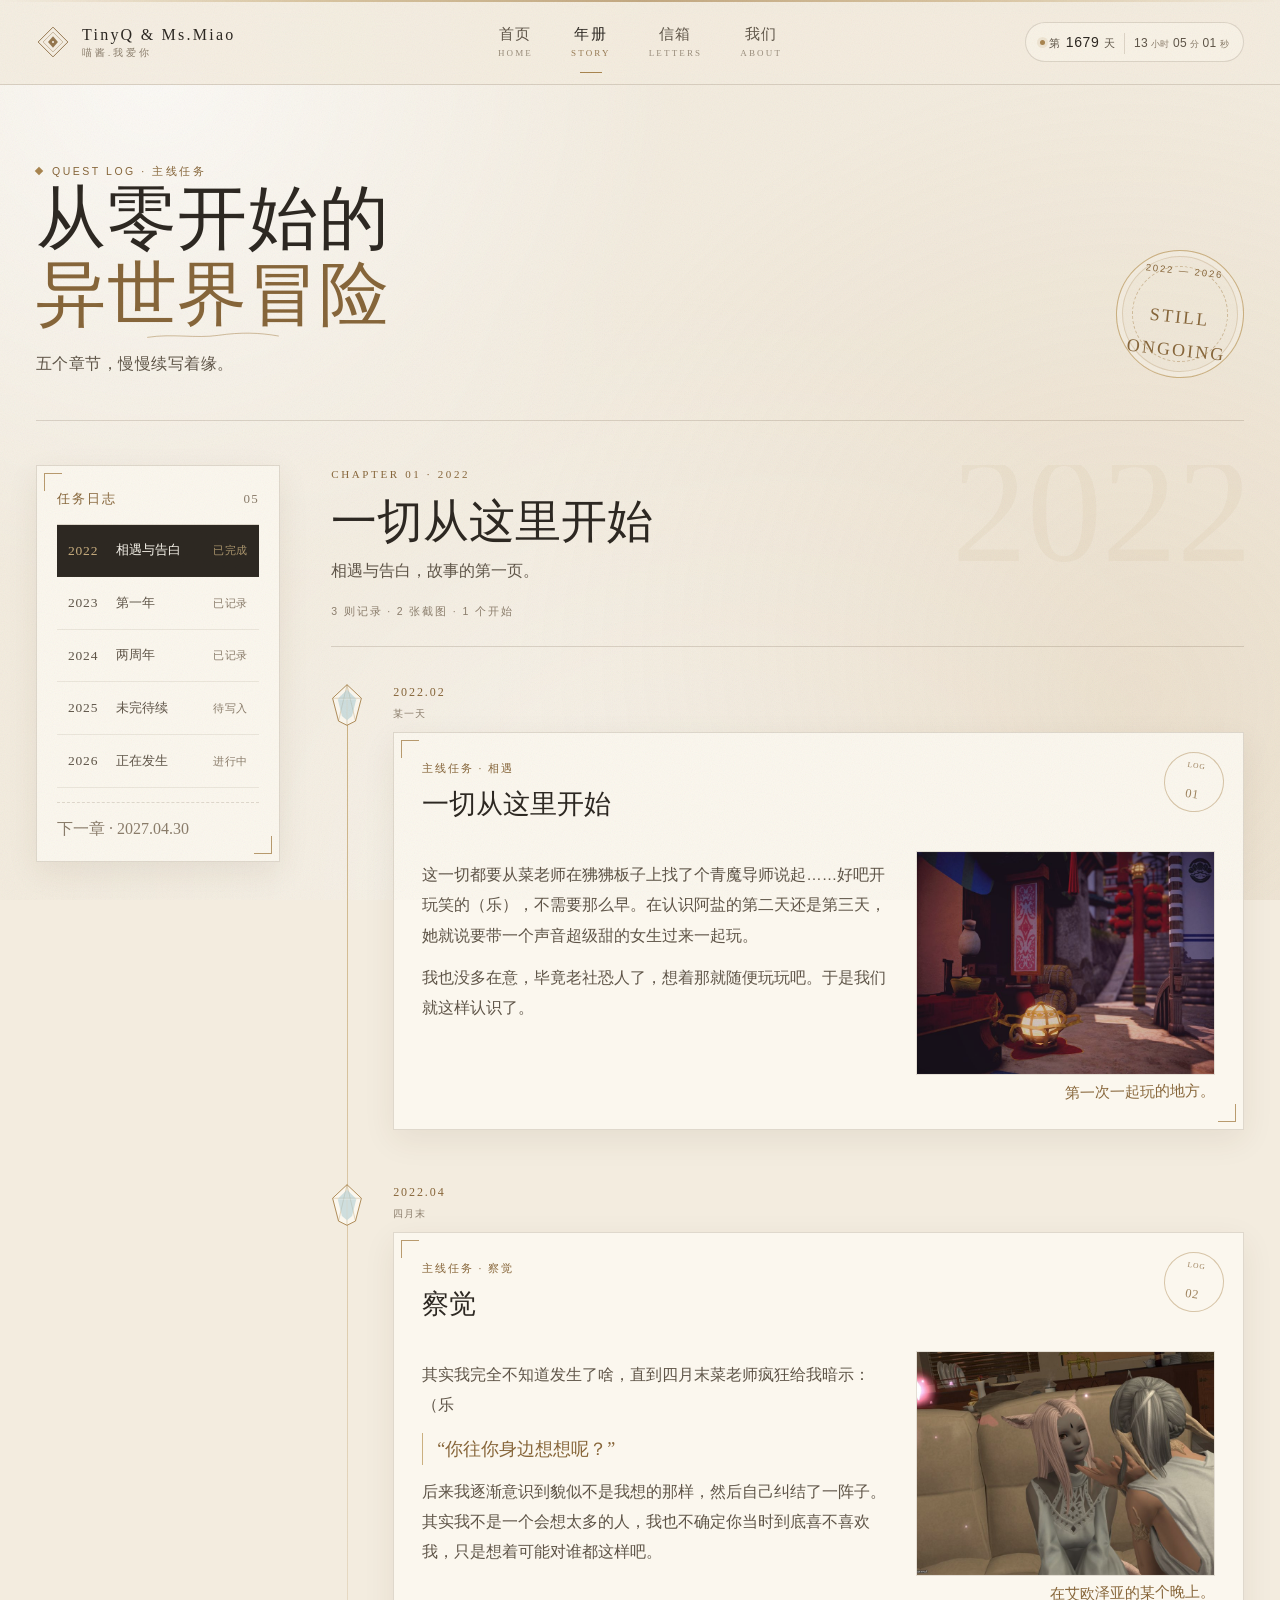
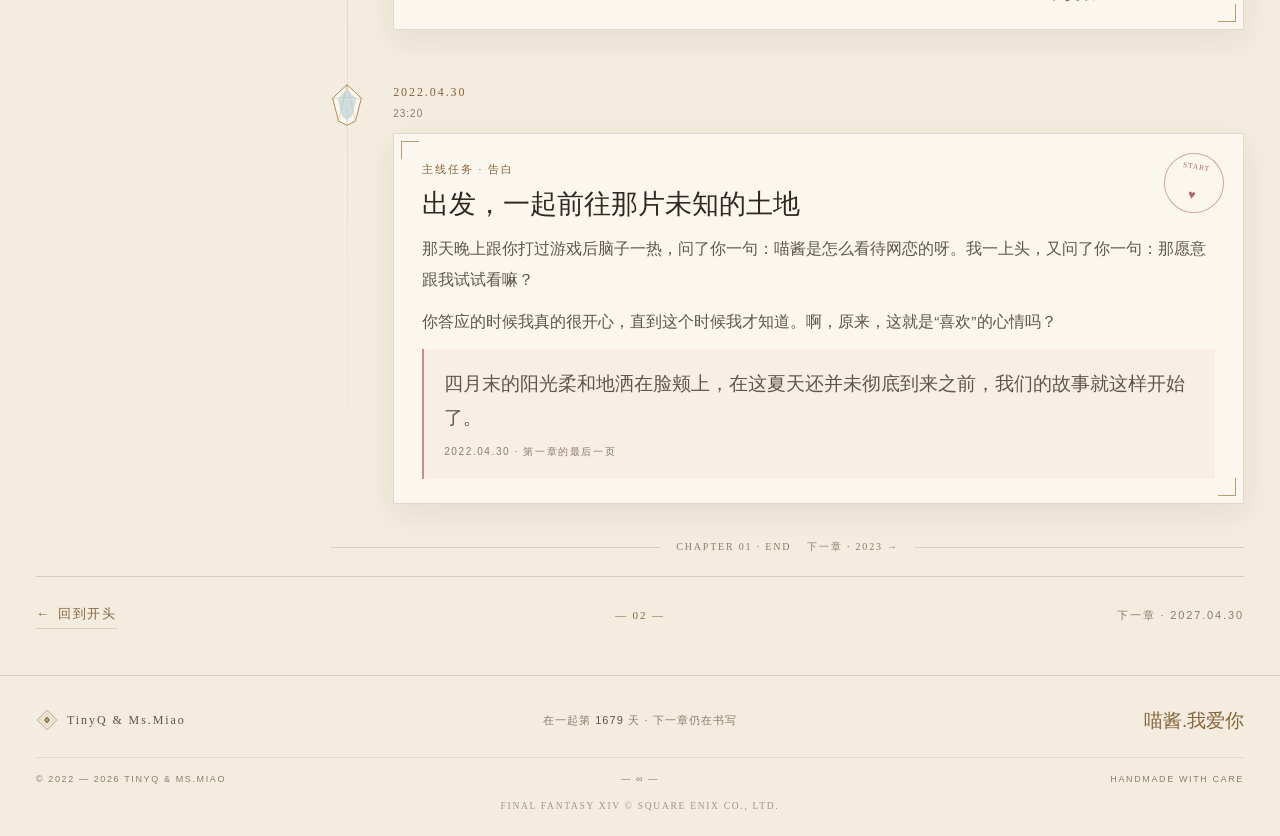
<file: story/index.html>
<!DOCTYPE html><html lang="zh-Hans"><head><meta charset="utf-8"><meta name="viewport" content="width=device-width, initial-scale=1"><meta name="description" content="从零开始的异世界冒险：TinyQ 与 Ms.Miao 的年册，五个章节慢慢写。"><meta name="theme-color" content="#f3ecdf"><link rel="icon" href="/favicon.ico"><link rel="canonical" href="https://xn--i2r030l.xn--6qq986b3xl/story"><meta property="og:type" content="website"><meta property="og:title" content="年册 · 他与她的故事"><meta property="og:description" content="从零开始的异世界冒险：TinyQ 与 Ms.Miao 的年册，五个章节慢慢写。"><meta property="og:url" content="https://xn--i2r030l.xn--6qq986b3xl/story"><meta property="og:image" content="https://xn--i2r030l.xn--6qq986b3xl/assets/hero.jpg"><meta name="twitter:card" content="summary_large_image"><title>年册 · 他与她的故事</title><link rel="stylesheet" href="/_astro/BaseLayout.DB21t7tV.css"></head><body data-start="2022-04-30T23:20:00+08:00" data-anniv-month="4" data-anniv-day="30"><div class="grain" aria-hidden="true"></div><svg class="svg-defs" aria-hidden="true" xmlns="http://www.w3.org/2000/svg"><symbol id="crest" viewBox="0 0 48 48"><path d="M24 3 L45 24 L24 45 L3 24 Z" fill="none" stroke="currentColor" stroke-width="1.2"></path><path d="M24 10 L38 24 L24 38 L10 24 Z" fill="none" stroke="currentColor" stroke-width="1" opacity=".55"></path><path d="M24 16 L31 24 L24 32 L17 24 Z" fill="currentColor" opacity=".88"></path><circle cx="24" cy="24" r="1.4" fill="var(--paper-2)"></circle></symbol><symbol id="crystal" viewBox="0 0 40 52"><path d="M20 2 L37 18 L30 45 L20 50 L10 45 L3 18 Z" fill="#fbf7ee" stroke="currentColor" stroke-width="1.1"></path><path d="M20 2 L20 50 M3 18 L37 18 M20 2 L30 45 M20 2 L10 45" fill="none" stroke="currentColor" stroke-width=".65" opacity=".55"></path><path d="M20 8 L31 19 L26 39 L20 44 L14 39 L9 19 Z" fill="#9dc3cd" opacity=".48"></path><path d="M20 8 L20 44 M9 19 L31 19" fill="none" stroke="#fffdf8" stroke-width=".7" opacity=".55"></path></symbol><symbol id="pearl" viewBox="0 0 48 48"><circle cx="24" cy="24" r="19" fill="none" stroke="currentColor" stroke-width="1"></circle><circle cx="24" cy="24" r="13" fill="none" stroke="currentColor" stroke-width=".8" opacity=".55"></circle><circle cx="24" cy="24" r="4.5" fill="currentColor" opacity=".85"></circle><path d="M9 24 C15 16 33 32 39 24" fill="none" stroke="currentColor" stroke-width=".8" opacity=".6"></path><path d="M24 5 L27 12 L24 19 L21 12 Z" fill="none" stroke="currentColor" stroke-width=".8" opacity=".6"></path></symbol></svg><div id="siteShell"><header class="site-header"><div class="shell header-inner"><a class="brand" href="/" aria-label="回到首页"><svg class="brand-mark" aria-hidden="true"><use href="#crest"></use></svg><span class="brand-text"><span class="brand-names">TinyQ &amp; Ms.Miao</span><span class="brand-sub">喵酱.我爱你</span></span></a><nav class="main-nav" aria-label="主导航"><a class="nav-link" href="/"><span>首页</span><small>HOME</small></a><a class="nav-link active" href="/story" aria-current="page"><span>年册</span><small>STORY</small></a><a class="nav-link" href="/letters"><span>信箱</span><small>LETTERS</small></a><a class="nav-link" href="/about"><span>我们</span><small>ABOUT</small></a></nav><div class="header-meta"><span class="day-pill" data-elapsed><i></i><span class="day-count">第 <b data-elapsed-days>1635</b> 天</span><span class="day-clock"><b data-elapsed-hours>00</b> 小时<b data-elapsed-minutes>00</b> 分<b data-elapsed-seconds>00</b> 秒</span></span><button class="menu-toggle" type="button" aria-label="打开菜单" aria-expanded="false" aria-controls="mobileNav"><span></span></button></div></div></header><div class="mobile-nav" id="mobileNav" aria-hidden="true"><div class="mobile-nav-top"><span class="brand"><svg class="brand-mark" aria-hidden="true"><use href="#crest"></use></svg><span class="brand-text"><span class="brand-names">TinyQ &amp; Ms.Miao</span><span class="brand-sub">喵酱.我爱你</span></span></span><button class="modal-close" type="button" data-menu-close>关闭</button></div><nav class="mobile-nav-links" aria-label="移动端导航"><a href="/"><small>01</small>首页</a><a href="/story" aria-current="page"><small>02</small>年册</a><a href="/letters"><small>03</small>信箱</a><a href="/about"><small>04</small>我们</a></nav><p class="mobile-nav-note">从零开始的异世界冒险，还在继续。</p></div><main id="app"><section class="view story active"><div class="shell page-head"><div><div class="eyebrow"><span class="diamond"></span> QUEST LOG · 主线任务</div><h1>从零开始的<br><em>异世界冒险</em></h1><p class="page-lede">五个章节，慢慢续写着缘。</p></div><div class="page-stamp">2022 — 2026<br><b>STILL<br>ONGOING</b></div></div><div class="shell story-layout"><aside class="quest-sidebar"><div class="quest-card ff-corners"><div class="quest-card-title">任务日志 <span>05</span></div><div class="year-list" role="tablist" aria-label="选择年份"><button type="button" class="active" data-year-btn="2022" id="year-tab-2022" role="tab" aria-selected="true" aria-controls="year-panel-2022" tabindex="0"><span class="y">2022</span><span class="n">相遇与告白</span><span class="s">已完成</span></button><button type="button" data-year-btn="2023" id="year-tab-2023" role="tab" aria-selected="false" aria-controls="year-panel-2023" tabindex="-1"><span class="y">2023</span><span class="n">第一年</span><span class="s">已记录</span></button><button type="button" data-year-btn="2024" id="year-tab-2024" role="tab" aria-selected="false" aria-controls="year-panel-2024" tabindex="-1"><span class="y">2024</span><span class="n">两周年</span><span class="s">已记录</span></button><button type="button" data-year-btn="2025" id="year-tab-2025" role="tab" aria-selected="false" aria-controls="year-panel-2025" tabindex="-1"><span class="y">2025</span><span class="n">未完待续</span><span class="s">待写入</span></button><button type="button" data-year-btn="2026" id="year-tab-2026" role="tab" aria-selected="false" aria-controls="year-panel-2026" tabindex="-1"><span class="y">2026</span><span class="n">正在发生</span><span class="s">进行中</span></button></div><div class="quest-footer">下一章 · <span data-next-date>2027.04.30</span></div></div></aside><div class="year-panels"><article class="year-panel active" data-year="2022" id="year-panel-2022" role="tabpanel" aria-labelledby="year-tab-2022" aria-hidden="false"><header class="year-head" data-year="2022"><div class="chapter-no">CHAPTER 01 · 2022</div><h2>一切从这里开始</h2><p>相遇与告白，故事的第一页。</p><div class="year-meta">3 则记录 · 2 张截图 · 1 个开始</div></header><div class="timeline"><div class="tl-item"><div class="tl-node"><svg aria-hidden="true"><use href="#crystal"></use></svg></div><div class="tl-date">2022.02<span>某一天</span></div><article class="tl-card ff-corners has-photo"><div class="tl-card-head"><div class="tl-tag">主线任务 · 相遇</div><h3>一切从这里开始</h3></div><div class="tl-card-body"><p>这一切都要从菜老师在狒狒板子上找了个青魔导师说起……好吧开玩笑的（乐），不需要那么早。在认识阿盐的第二天还是第三天，她就说要带一个声音超级甜的女生过来一起玩。</p><p>我也没多在意，毕竟老社恐人了，想着那就随便玩玩吧。于是我们就这样认识了。</p></div><div class="tl-photo"><img src="/assets/street.jpg" alt="FFXIV 中挂着灯笼的夜晚街道" loading="lazy"><span class="hand-note">第一次一起玩的地方。</span></div><span class="tl-stamp">LOG<br><b>01</b></span></article></div><div class="tl-item"><div class="tl-node"><svg aria-hidden="true"><use href="#crystal"></use></svg></div><div class="tl-date">2022.04<span>四月末</span></div><article class="tl-card ff-corners has-photo"><div class="tl-card-head"><div class="tl-tag">主线任务 · 察觉</div><h3>察觉</h3></div><div class="tl-card-body"><p>其实我完全不知道发生了啥，直到四月末菜老师疯狂给我暗示：（乐</p><blockquote>“你往你身边想想呢？”</blockquote><p>后来我逐渐意识到貌似不是我想的那样，然后自己纠结了一阵子。其实我不是一个会想太多的人，我也不确定你当时到底喜不喜欢我，只是想着可能对谁都这样吧。</p></div><div class="tl-photo"><img src="/assets/sofa.jpg" alt="FFXIV 中两人在沙发旁的场景" loading="lazy"><span class="hand-note">在艾欧泽亚的某个晚上。</span></div><span class="tl-stamp">LOG<br><b>02</b></span></article></div><div class="tl-item"><div class="tl-node"><svg aria-hidden="true"><use href="#crystal"></use></svg></div><div class="tl-date">2022.04.30<span>23:20</span></div><article class="tl-card ff-corners"><div class="tl-card-head"><div class="tl-tag">主线任务 · 告白</div><h3>出发，一起前往那片未知的土地</h3></div><div class="tl-card-body"><p>那天晚上跟你打过游戏后脑子一热，问了你一句：喵酱是怎么看待网恋的呀。我一上头，又问了你一句：那愿意跟我试试看嘛？</p><p>你答应的时候我真的很开心，直到这个时候我才知道。啊，原来，这就是“喜欢”的心情吗？</p><div class="tl-quote">四月末的阳光柔和地洒在脸颊上，在这夏天还并未彻底到来之前，我们的故事就这样开始了。<cite>2022.04.30 · 第一章的最后一页</cite></div></div><span class="tl-stamp duty-stamp">START<br><b>♥</b></span></article></div></div><div class="chapter-end"><span>CHAPTER 01 · END</span><span>下一章 · 2023 →</span></div></article><article class="year-panel" data-year="2023" id="year-panel-2023" role="tabpanel" aria-labelledby="year-tab-2023" aria-hidden="true"><header class="year-head" data-year="2023"><div class="chapter-no">CHAPTER 02 · 2023</div><h2>第一年，慢慢靠近</h2><p>把喜欢写进信里，把日子过成回忆。</p><div class="year-meta">1 则记录 · 1 封信</div></header><div class="timeline"><div class="tl-item"><div class="tl-node"><svg aria-hidden="true"><use href="#crystal"></use></svg></div><div class="tl-date">2023.03.05<span>春天</span></div><article class="tl-card ff-corners"><div class="tl-card-head"><div class="tl-tag">支线记录 · 一封信</div><h3>春天里的一封信</h3></div><div class="tl-card-body"><p>“谢谢你宝贝。刚开始认识的时候总觉得有些疏离，怕被你讨厌。你总是回应的一方，不会过多分享一些自己觉得有趣的事情。我总觉得有些距离，但依旧很开心。”</p><div class="tl-quote">遇见你真的好幸运。<cite>写于 2023.03.05 · 收录在双人信箱</cite></div></div><span class="tl-stamp">LETTER<br><b>02</b></span></article></div><div class="tl-item"><div class="tl-node"><svg aria-hidden="true"><use href="#crystal"></use></svg></div><div class="tl-date">2023.04.30<span>第一年</span></div><article class="tl-card ff-corners"><div class="tl-card-head"><div class="tl-tag">主线任务 · 周年</div><h3>第一个周年</h3></div><div class="tl-card-body"><p>从 2022 年的春天出发，走到了第一个周年。这一年里，有等待消息的夜晚，也有被一句“加油”照亮的白天。</p><div class="tl-quote">“你的话语总是让我收到莫大的鼓舞。”<cite>摘自 2023 年的信</cite></div></div><span class="tl-stamp">YEAR<br><b>01</b></span></article></div></div><div class="chapter-end"><span>CHAPTER 02 · END</span><span>下一章 · 2024 →</span></div></article><article class="year-panel" data-year="2024" id="year-panel-2024" role="tabpanel" aria-labelledby="year-tab-2024" aria-hidden="true"><header class="year-head" data-year="2024"><div class="chapter-no">CHAPTER 03 · 2024</div><h2>两周年，仍然心动</h2><p>时间过得很快，但这一页还热着。</p><div class="year-meta">1 则记录 · 1 封信 · 1 枚印章</div></header><div class="timeline"><div class="tl-item"><div class="tl-node"><svg aria-hidden="true"><use href="#crystal"></use></svg></div><div class="tl-date">2024.04.30<span>两周年</span></div><article class="tl-card ff-corners has-photo"><div class="tl-card-head"><div class="tl-tag">主线任务 · 两周年</div><h3>两周年</h3></div><div class="tl-card-body"><p>“那么快就到两周年了～时间过的好快呀！周年纪念快乐૧(●´৺`●)૭ 虽然刚刚才见过面但是还是好想你呀！”</p><p>他们都说不行，但我觉得我一定要试试才行。于是，我们一起把“远方”写成了“下一站”。</p><p>如果能够和你在一起就像考好成绩的奖励，那我一定会拼了命的达到目标的！可是现在谁又能再赋予我奖励呢……</p><div class="tl-quote">过程努力过，结果就听天由命吧。就像你说的，“祂”会给我们答案。</div></div><div class="tl-photo"><img src="/assets/letter.jpg" alt="FFXIV 中两人贴近的瞬间" loading="lazy"><span class="hand-note">两周年 · 仍然心动。</span></div><span class="tl-stamp duty-stamp">DUTY<br><b>COMPLETE</b></span></article></div></div><div class="chapter-end"><span>CHAPTER 03 · END</span><span>下一章 · 2025 →</span></div></article><article class="year-panel" data-year="2025" id="year-panel-2025" role="tabpanel" aria-labelledby="year-tab-2025" aria-hidden="true"><header class="year-head" data-year="2025"><div class="chapter-no">CHAPTER 04 · 2025</div><h2>未完待续</h2><p>这一年，等你们补上。</p><div class="year-meta">0 则记录 · 1 个空位</div></header><div class="timeline"><div class="tl-item"><div class="tl-node"><svg aria-hidden="true"><use href="#crystal"></use></svg></div><div class="tl-date">2025<span>待写入</span></div><article class="tl-card ff-corners"><div class="tl-card-head"><div class="tl-tag">主线任务 · 待续</div><h3>这一年，还没有被写下来。</h3></div><div class="tl-card-body"><p>等你们把 3 个瞬间、1 张照片、1 句话放进这里。不用急，回忆会自己找到位置。</p></div></article></div></div><div class="chapter-end"><span>CHAPTER 04 · END</span><span>下一章 · 2026 →</span></div></article><article class="year-panel" data-year="2026" id="year-panel-2026" role="tabpanel" aria-labelledby="year-tab-2026" aria-hidden="true"><header class="year-head" data-year="2026"><div class="chapter-no">CHAPTER 05 · 2026</div><h2>第五章，正在发生</h2><p>第五年，故事还在往前。</p><div class="year-meta">进行中 · 今天仍然算数</div></header><div class="timeline"><div class="tl-item"><div class="tl-node"><svg aria-hidden="true"><use href="#crystal"></use></svg></div><div class="tl-date" data-today>2026.10.21<span>今天</span></div><article class="tl-card ff-corners current-card"><div class="tl-card-head"><div class="tl-tag">主线任务 · 进行中</div><h3>一起走下去</h3></div><div class="tl-card-body"><p>没有结局的任务，才是最好的任务。下一条记录、下一张截图、下一封信，都还在路上。</p><div class="current-meta"><div><span>当前章节</span><b>CHAPTER 05</b></div><div><span>在一起</span><b data-day>1635</b></div><div><span>下一封信</span><b data-next-date>2027.04.30</b></div></div><div class="current-progress"><div class="bar"></div><small><span>进度 5 / ∞</span><span>仍在继续</span></small></div></div><span class="tl-stamp">NOW<br><b>∞</b></span></article></div></div><div class="chapter-end"><span>CHAPTER 05 · NOW</span><span>未完待续 →</span></div></article></div></div><div class="shell page-foot"><a class="text-link" href="/"><span>←</span> 回到开头</a><span class="page-no">— 02 —</span><span>下一章 · <span data-next-date>2027.04.30</span></span></div></section></main><footer class="site-footer"><div class="shell footer-inner"><div class="footer-brand"><svg aria-hidden="true"><use href="#crest"></use></svg><span>TinyQ &amp; Ms.Miao</span></div><div class="footer-day">在一起第 <b data-day>1635</b> 天 · 下一章仍在书写</div><span class="footer-link">喵酱.我爱你</span></div><div class="shell footer-small"><span>© 2022 — <span id="currentYear">2026</span> TinyQ &amp; Ms.Miao</span><span>— ∞ —</span><span>Handmade with care</span></div><p class="footer-credit">FINAL FANTASY XIV © SQUARE ENIX CO., LTD.</p></footer></div><div class="letter-modal" id="letterModal" role="dialog" aria-modal="true" aria-labelledby="letterModalLabel"><div class="modal-backdrop" data-close></div><div class="modal-panel"><div class="modal-bar"><span class="bar-label" id="letterModalLabel">LETTERS · 双人信箱</span><div class="modal-actions"><button class="font-btn" type="button" data-font="down" aria-label="缩小字号">A−</button><button class="font-btn" type="button" data-font="up" aria-label="放大字号">A+</button><button class="modal-close" type="button" data-close>返回信箱</button></div></div><div class="modal-scroll" id="modalScroll"></div></div></div><script type="module" src="/_astro/BaseLayout.astro_astro_type_script_index_0_lang.pv196wX0.js"></script></body></html>
</file>
<file: _astro/BaseLayout.DB21t7tV.css>
:root{--paper:#f3ecdf;--paper-2:#fbf7ee;--paper-3:#eee3d3;--ink:#2d2822;--ink-soft:#5f5548;--muted:#8b7d6b;--gold:#a9854f;--gold-deep:#87663a;--gold-soft:#cbb080;--line:#5d4c352e;--line-strong:#5d4c3552;--sakura:#c98d91;--sakura-soft:#e7c4c4;--aether:#83aeba;--serif:"Palatino Linotype", "Iowan Old Style", "Songti SC", "STSong", "SimSun", serif;--sans:"Optima", "Segoe UI", "Microsoft YaHei", "PingFang SC", sans-serif;--hand:"KaiTi", "STKaiti", "Segoe UI", cursive;--latin:"Palatino Linotype", "Iowan Old Style", Georgia, serif;--shadow:0 22px 60px #48361f21;--shadow-soft:0 10px 30px #48361f14}*{box-sizing:border-box}html{scroll-behavior:smooth}body{min-width:320px;color:var(--ink);background:var(--paper);font-family:var(--sans);-webkit-font-smoothing:antialiased;text-rendering:optimizelegibility;margin:0;font-size:15px;line-height:1.75;overflow-x:hidden}body:before{content:"";z-index:0;pointer-events:none;background:radial-gradient(circle at 12% 8%,#ffffffb3,#0000 38%),radial-gradient(circle at 88% 78%,#c7a57729,#0000 48%),radial-gradient(circle at 50% 100%,#ffffff61,#0000 55%);position:fixed;inset:0}body.modal-open,body.menu-open{overflow:hidden}::selection{color:var(--ink);background:#a9854f40}::-webkit-scrollbar{width:10px;height:10px}::-webkit-scrollbar-track{background:var(--paper)}::-webkit-scrollbar-thumb{border:3px solid var(--paper);background:#87663a59;border-radius:10px}a{color:inherit;text-decoration:none}button{color:inherit;font:inherit;cursor:pointer;background:0 0;border:0;margin:0;padding:0}img{max-width:100%;display:block}h1,h2,h3,h4,p,blockquote,figure{margin:0}:focus-visible{outline:2px solid var(--gold);outline-offset:4px}.grain{z-index:9999;pointer-events:none;opacity:.13;mix-blend-mode:multiply;background-image:url("data:image/svg+xml,%3Csvg xmlns='http://www.w3.org/2000/svg' width='180' height='180'%3E%3Cfilter id='n'%3E%3CfeTurbulence type='fractalNoise' baseFrequency='.9' numOctaves='3' stitchTiles='stitch'/%3E%3C/filter%3E%3Crect width='100%25' height='100%25' filter='url(%23n)' opacity='.55'/%3E%3C/svg%3E");position:fixed;inset:0}.svg-defs{width:0;height:0;position:absolute;overflow:hidden}.shell{z-index:2;width:min(1400px,100% - 72px);margin-inline:auto;position:relative}.site-header{z-index:100;border-bottom:1px solid var(--line);backdrop-filter:blur(16px)saturate(1.1);background:#f3ecdfd6;position:sticky;top:0}.site-header:before{content:"";background:linear-gradient(90deg, transparent, var(--gold-soft) 24%, var(--gold) 50%, var(--gold-soft) 76%, transparent);opacity:.65;height:2px;position:absolute;top:0;left:0;right:0}.header-inner{grid-template-columns:1fr auto 1fr;align-items:center;gap:32px;height:84px;display:grid}.brand{align-items:center;gap:12px;width:max-content;display:inline-flex}.brand-mark{width:34px;height:34px;color:var(--gold-deep);flex:none}.brand-text{flex-direction:column;gap:2px;display:flex}.brand-names{font-family:var(--latin);letter-spacing:.14em;white-space:nowrap;font-size:14px;line-height:1.25}.brand-sub{letter-spacing:.34em;color:var(--muted);font-size:8px;line-height:1.3}.main-nav{justify-self:center;align-items:center;gap:34px;display:flex}.nav-link{color:var(--ink-soft);flex-direction:column;align-items:center;gap:2px;padding:6px 2px;transition:color .25s;display:flex;position:relative}.nav-link span{letter-spacing:.1em;font-size:13px;line-height:1.4}.nav-link small{font-family:var(--latin);letter-spacing:.26em;color:var(--muted);opacity:.85;font-size:7px}.nav-link:after{content:"";background:var(--gold);width:0;height:1px;transition:width .25s;position:absolute;bottom:-6px;left:50%;transform:translate(-50%)}.nav-link.active{color:var(--ink)}.nav-link.active small{color:var(--gold-deep)}.nav-link.active:after{width:22px}.nav-link:hover{color:var(--ink)}.header-meta{justify-self:end;align-items:center;gap:16px;display:flex}.day-pill{border:1px solid var(--line);color:var(--ink-soft);letter-spacing:.12em;white-space:nowrap;font-variant-numeric:tabular-nums;background:#fbf7ee80;border-radius:999px;align-items:baseline;gap:4px;padding:6px 12px;font-size:9px;display:inline-flex}.day-pill i{background:var(--gold);border-radius:50%;align-self:center;width:5px;height:5px;box-shadow:0 0 0 3px #a9854f1f}.day-pill .day-count{white-space:nowrap}.day-pill .day-count b{color:var(--ink);letter-spacing:.04em;font-size:12px;font-weight:500}.day-pill .day-clock{border-left:1px solid var(--line);color:var(--muted);letter-spacing:.05em;white-space:nowrap;align-items:baseline;gap:3px;margin-left:4px;padding-left:9px;font-size:8px;display:inline-flex}.day-pill .day-clock b{color:var(--ink-soft);letter-spacing:.03em;font-size:10px;font-weight:500}.menu-toggle{border:1px solid var(--line);place-items:center;width:38px;height:38px;display:none}.menu-toggle span{background:var(--ink);width:16px;height:1px;display:block;position:relative}.menu-toggle span:before,.menu-toggle span:after{content:"";background:var(--ink);width:16px;height:1px;position:absolute;left:0}.menu-toggle span:before{top:-5px}.menu-toggle span:after{top:5px}.mobile-nav{z-index:200;background:var(--paper);flex-direction:column;padding:28px;display:none;position:fixed;inset:0;overflow-y:auto}.mobile-nav.open{animation:.25s both fadeIn;display:flex}.mobile-nav-top{border-bottom:1px solid var(--line);justify-content:space-between;align-items:center;padding-bottom:24px;display:flex}.mobile-nav-links{flex-direction:column;margin-top:40px;display:flex}.mobile-nav-links a{border-bottom:1px solid var(--line);font-family:var(--serif);align-items:baseline;gap:16px;padding:20px 0;font-size:30px;display:flex}.mobile-nav-links a small{font-family:var(--latin);letter-spacing:.25em;color:var(--gold-deep);font-size:9px}.mobile-nav-note{color:var(--muted);font-family:var(--hand);margin-top:auto;padding-top:44px;font-size:17px}.eyebrow{color:var(--gold-deep);letter-spacing:.27em;text-transform:uppercase;align-items:center;gap:10px;font-size:9px;line-height:1.6;display:flex}.eyebrow .diamond{background:var(--gold);flex:none;width:6px;height:6px;transform:rotate(45deg)}h1,h2,h3{font-family:var(--serif);font-weight:400}h1{letter-spacing:.01em;font-size:clamp(46px,5.5vw,76px);line-height:1.08}h1 em{color:var(--gold-deep);font-style:normal;position:relative}h1 em:after{content:"";background:url("data:image/svg+xml,%3Csvg xmlns='http://www.w3.org/2000/svg' viewBox='0 0 200 12'%3E%3Cpath d='M2 8 C40 2 74 10 108 5 S170 1 198 6' fill='none' stroke='%23a9854f' stroke-width='1.4' stroke-linecap='round' opacity='.55'/%3E%3C/svg%3E") 50%/100% 100% no-repeat;height:8px;position:absolute;bottom:-7px;left:2px;right:2px}.page-head{border-bottom:1px solid var(--line);justify-content:space-between;align-items:flex-end;gap:40px;padding:78px 0 42px;display:flex}.page-head .page-lede{color:var(--ink-soft);letter-spacing:.03em;margin-top:18px;font-size:14px}.page-stamp{text-align:center;border:1px solid var(--gold-soft);width:128px;height:128px;color:var(--gold-deep);letter-spacing:.2em;box-shadow:inset 0 0 0 5px var(--paper), inset 0 0 0 6px #a9854f40;border-radius:50%;flex:none;place-items:center;font-size:8px;line-height:1.8;display:grid;position:relative;transform:rotate(6deg)}.page-stamp:after{content:"";border:1px dashed #a9854f73;border-radius:50%;position:absolute;inset:15px}.page-stamp b{font-family:var(--serif);letter-spacing:.12em;font-size:16px;font-weight:400;display:block}.page-foot{border-top:1px solid var(--line);color:var(--muted);letter-spacing:.17em;grid-template-columns:minmax(0,1fr) auto minmax(0,1fr);align-items:center;gap:20px;padding:26px 0 46px;font-size:9px;display:grid}.page-foot>*{white-space:nowrap}.page-foot>:first-child{justify-self:start}.page-foot>:last-child{text-align:right;justify-self:end}.page-foot .page-no{font-family:var(--latin);color:var(--gold-deep);justify-self:center}.text-link{color:var(--gold-deep);letter-spacing:.14em;border-bottom:1px solid #a9854f47;align-items:center;gap:7px;padding-bottom:2px;font-size:10px;transition:border-color .2s;display:inline-flex}.text-link:hover{border-bottom-color:var(--gold)}.text-link span{transition:transform .2s}.text-link:hover span{transform:translate(3px)}.ff-corners{position:relative}.ff-corners:before,.ff-corners:after{content:"";border-color:var(--gold);pointer-events:none;opacity:.8;border-style:solid;width:17px;height:17px;position:absolute}.ff-corners:before{border-width:1px 0 0 1px;top:7px;left:7px}.ff-corners:after{border-width:0 1px 1px 0;bottom:7px;right:7px}.home-hero{position:relative;overflow:hidden}.petals{z-index:1;pointer-events:none;width:100%;height:100%;position:absolute;inset:0}.home-hero-inner{grid-template-columns:minmax(360px,460px) minmax(0,1fr);align-items:center;gap:78px;min-height:calc(100vh - 84px);padding-top:62px;padding-bottom:82px;display:grid}.hero-art{padding:10px 8px 0;position:relative}.art-mat{box-shadow:var(--shadow);background:#fffdf8;border:1px solid #80684a2e;padding:12px 12px 46px;position:relative;transform:rotate(-1.4deg)}.art-mat:after{content:"";pointer-events:none;position:absolute;inset:12px 12px 46px;box-shadow:inset 0 0 0 1px #80684a24}.art-mat img{aspect-ratio:4/5;object-fit:cover;object-position:center 27%;filter:saturate(.94)contrast(.98);width:100%}.tape{z-index:3;pointer-events:none;background:#dfbea79e;position:absolute;box-shadow:0 2px 5px #5d4c3514}.tape:before,.tape:after{content:"";background:#ffffff3d;width:4px;position:absolute;top:0;bottom:0}.tape:before{left:0}.tape:after{right:0}.tape-a{width:108px;height:27px;top:-13px;left:50%;transform:translate(-50%)rotate(-2.5deg)}.tape-b{opacity:.72;width:76px;height:20px;top:34%;right:-22px;transform:rotate(84deg)}.art-meta{color:var(--muted);letter-spacing:.2em;text-transform:uppercase;justify-content:space-between;gap:20px;margin:30px 3px 0;font-size:8px;display:flex}.hand-note{font-family:var(--hand);color:var(--gold-deep);font-size:17px;line-height:1.5}.art-note{margin-top:9px;display:inline-block;transform:rotate(-2deg)}.art-stamp{text-align:center;width:86px;height:86px;color:var(--gold-deep);font-family:var(--latin);letter-spacing:.17em;box-shadow:var(--shadow-soft);z-index:4;background:#fbf7eedb;border:1px solid #a9854fa6;border-radius:50%;place-items:center;font-size:8px;line-height:1.65;display:grid;position:absolute;bottom:18px;right:-18px;transform:rotate(8deg)}.art-stamp b{font-family:var(--serif);letter-spacing:.08em;font-size:15px;font-weight:400;display:block}.hero-copy{max-width:630px;padding-top:10px;position:relative}.hero-copy:before{content:var(--chapter-no,"05");z-index:-1;font-family:var(--latin);color:var(--gold);opacity:.055;pointer-events:none;font-size:250px;line-height:1;position:absolute;top:-66px;right:-20px}.hero-copy h1{margin-top:18px}.hero-copy .names{font-family:var(--latin);letter-spacing:.24em;color:var(--ink-soft);margin-top:24px;font-size:15px}.hero-copy .names span{color:var(--gold);padding:0 4px}.hero-copy .lede{color:var(--ink-soft);letter-spacing:.06em;margin-top:11px;font-size:14px}.counter-block{margin-top:28px}.counter{align-items:baseline;gap:11px;display:flex}.counter>span{color:var(--ink-soft);letter-spacing:.08em;font-size:11px}.counter strong{font-family:var(--serif);letter-spacing:.01em;font-variant-numeric:tabular-nums;color:var(--ink);font-size:clamp(54px,6.3vw,82px);font-weight:400;line-height:.88}.counter-sub{color:var(--muted);letter-spacing:.2em;text-transform:uppercase;margin-top:10px;font-size:8px}.meta-grid{border-top:1px solid var(--line);border-bottom:1px solid var(--line);grid-template-columns:repeat(3,1fr);gap:16px;margin-top:25px;padding:14px 0;display:grid}.meta-grid span{color:var(--muted);letter-spacing:.14em;margin-bottom:4px;font-size:8px;display:block}.meta-grid b{letter-spacing:.03em;font-size:12px;font-weight:500}.meta-grid i{color:var(--gold-deep);font-style:normal}.hero-copy blockquote{border-left:1px solid var(--gold-soft);font-family:var(--serif);color:var(--ink-soft);margin-top:24px;padding:3px 0 3px 18px;font-size:15px;line-height:1.9}.hero-copy blockquote cite{font-family:var(--sans);letter-spacing:.17em;color:var(--muted);margin-top:7px;font-size:8px;font-style:normal;display:block}.hero-actions{flex-wrap:wrap;gap:11px;margin-top:27px;display:flex}.quest-btn{border:1px solid var(--gold);color:var(--ink);letter-spacing:.12em;background:0 0;align-items:center;gap:9px;padding:12px 20px;font-size:11px;line-height:1.2;transition:background .25s,color .25s,box-shadow .25s,transform .25s;display:inline-flex}.btn-job{object-fit:contain;opacity:.95;flex:none;width:17px;height:17px}.quest-btn.primary{background:var(--ink);color:var(--paper-2);border-color:var(--ink)}.quest-btn:hover{box-shadow:var(--shadow-soft);background:var(--gold-deep);border-color:var(--gold-deep);color:var(--paper-2);transform:translateY(-2px)}.quest-btn.primary:hover{border-color:var(--gold);color:var(--paper-2);background:#3b342b}.quest-note{background:var(--ink);color:var(--paper-2);letter-spacing:.12em;border:1px solid #a9854f73;align-items:center;gap:10px;margin-top:23px;padding:11px 14px;font-size:9px;display:flex}.quest-mark{border:1px solid var(--gold-soft);width:22px;height:22px;color:var(--gold-soft);font-family:var(--latin);border-radius:50%;place-items:center;font-size:11px;display:grid}.quest-note b{color:var(--gold-soft);letter-spacing:.08em;font-weight:400}.quest-progress{color:#cbb080b8;font-family:var(--latin);letter-spacing:.16em;margin-left:auto;font-size:8px}.job-ico{object-fit:contain;flex:none;width:18px;height:18px;display:block}.quest-mark .job-ico{width:16px;height:16px}.quest-jobs{display:none}.home-recent{padding-top:26px;padding-bottom:82px}.section-head{border-bottom:1px solid var(--line);justify-content:space-between;align-items:flex-end;gap:30px;padding-bottom:22px;display:flex}.section-head h2{letter-spacing:.02em;margin-top:8px;font-size:30px;line-height:1.2}.recent-grid{grid-template-columns:repeat(3,1fr);gap:22px;margin-top:24px;display:grid}.recent-card{background:var(--paper-2);border:1px solid var(--line);min-height:310px;box-shadow:var(--shadow-soft);flex-direction:column;padding:22px;transition:transform .3s,box-shadow .3s;display:flex;position:relative}.recent-card:hover{box-shadow:var(--shadow);transform:translateY(-4px)}.recent-card .kicker{color:var(--gold-deep);font-family:var(--latin);letter-spacing:.2em;font-size:9px}.recent-card h3{margin-top:12px;font-size:24px;line-height:1.35}.recent-card p{color:var(--ink-soft);margin-top:10px;font-size:13px;line-height:1.9}.recent-card .card-foot{border-top:1px solid var(--line);letter-spacing:.08em;color:var(--muted);justify-content:space-between;align-items:center;gap:12px;margin-top:auto;padding-top:18px;font-size:9px;display:flex}.recent-card .card-foot b{color:var(--ink-soft);font-weight:400}.recent-letter{background:linear-gradient(145deg,#f5e7df,#f8eee5);overflow:hidden}.quote-mark{font-family:var(--latin);color:var(--sakura);opacity:.16;pointer-events:none;font-size:170px;line-height:1;position:absolute;top:-22px;right:14px}.recent-letter .letter-lines{opacity:.7;background:repeating-linear-gradient(#0000 0 8px,#78604421 8px 9px);height:38px;margin-top:18px}.recent-letter .seal{width:40px;height:40px;font-size:16px}.recent-photo{padding:0;overflow:hidden}.recent-photo img{object-fit:cover;filter:saturate(.9)contrast(.98);width:100%;height:158px}.recent-photo .photo-body{flex-direction:column;flex:1;padding:18px 20px 20px;display:flex}.recent-photo h3{margin-top:8px}.recent-photo .card-foot{margin-top:auto}.image-label{color:var(--paper-2);font-family:var(--latin);letter-spacing:.18em;backdrop-filter:blur(4px);background:#2d2822b3;padding:5px 8px;font-size:7px;position:absolute;top:14px;left:16px}.recent-about{padding:0;overflow:hidden}.recent-about img{object-fit:cover;object-position:center 42%;width:100%;height:132px}.recent-about .photo-body{flex-direction:column;flex:1;padding:18px 20px 20px;display:flex}.recent-about blockquote{font-family:var(--serif);color:var(--gold-deep);margin-top:10px;font-size:15px}.home-closing{text-align:center;border-top:1px solid var(--line);padding:70px 0 82px;position:relative}.home-closing .kicker{color:var(--gold-deep);font-family:var(--latin);letter-spacing:.28em;font-size:8px}.home-closing h2{margin-top:16px;font-size:clamp(34px,4vw,50px);line-height:1.35}.home-closing p{color:var(--muted);letter-spacing:.16em;margin-top:13px;font-size:10px}.closing-line{background:linear-gradient(var(--gold-soft), transparent);width:1px;height:38px;margin:0 auto 22px}.closing-ornament{color:var(--gold);justify-content:center;align-items:center;gap:12px;margin-top:24px;display:flex}.closing-ornament span{background:currentColor;width:5px;height:5px;transform:rotate(45deg)}.closing-ornament:before,.closing-ornament:after{content:"";background:linear-gradient(90deg, transparent, var(--gold-soft));width:64px;height:1px;display:block}.closing-ornament:after{transform:scaleX(-1)}.story-layout{grid-template-columns:232px minmax(0,1fr);align-items:start;gap:62px;padding-top:44px;padding-bottom:20px;display:grid}.quest-sidebar{min-width:0;position:sticky;top:112px}.quest-card{background:var(--paper-2);border:1px solid var(--line);box-shadow:var(--shadow-soft);padding:20px 18px 16px}.quest-card-title{border-bottom:1px solid var(--line);color:var(--gold-deep);letter-spacing:.18em;justify-content:space-between;align-items:baseline;padding-bottom:13px;font-size:10px;display:flex}.quest-card-title span{font-family:var(--latin);color:var(--muted);letter-spacing:.1em;font-size:10px}.year-list{flex-direction:column;display:flex}.year-list button{text-align:left;width:100%;color:var(--ink-soft);border-bottom:1px solid #5d4c351a;grid-template-columns:32px 1fr auto;align-items:center;gap:7px;padding:11px 8px;transition:background .2s,color .2s;display:grid}.year-list button:hover{background:#a9854f12}.year-list button.active{background:var(--ink);color:var(--paper-2)}.year-list button .y{font-family:var(--latin);letter-spacing:.06em;font-size:11px}.year-list button .n{letter-spacing:.03em;white-space:nowrap;font-size:10px}.year-list button .s{color:var(--muted);letter-spacing:.1em;font-size:7px}.year-list button.active .y{color:var(--gold-soft)}.year-list button.active .s{color:#cbb080cc}.year-list button .diamond-mark{background:var(--gold);opacity:0;width:4px;height:4px;transform:rotate(45deg)}.year-list button.active .diamond-mark{opacity:1}.quest-footer{border-top:1px dashed var(--line);color:var(--muted);font-family:var(--hand);margin-top:14px;padding-top:12px;font-size:14px}.year-panels{min-width:0}.year-panel{display:none}.year-panel.active{animation:.45s both riseIn;display:block}.year-head{border-bottom:1px solid var(--line);padding-bottom:25px;position:relative;overflow:hidden}.year-head:after{content:attr(data-year);font-family:var(--latin);color:var(--gold);opacity:.06;pointer-events:none;font-size:150px;line-height:1;position:absolute;top:-30px;right:-8px}.chapter-no{color:var(--gold-deep);font-family:var(--latin);letter-spacing:.24em;font-size:9px}.year-head h2{margin-top:10px;font-size:clamp(32px,3.6vw,46px);line-height:1.2}.year-head p{color:var(--ink-soft);margin-top:8px;font-size:13px}.year-meta{color:var(--muted);letter-spacing:.18em;text-transform:uppercase;margin-top:18px;font-size:8px}.timeline{padding:35px 0 0 58px;position:relative}.timeline:before{content:"";background:linear-gradient(var(--gold-soft), #a9854f1f 75%, transparent);width:1px;position:absolute;top:44px;bottom:12px;left:16px}.tl-item{margin-bottom:46px;position:relative}.tl-item:last-child{margin-bottom:0}.tl-node{width:34px;height:44px;color:var(--gold);position:absolute;top:1px;left:-59px}.tl-node svg{width:100%;height:100%}.tl-date{color:var(--gold-deep);font-family:var(--latin);letter-spacing:.16em;font-size:10px}.tl-date span{color:var(--muted);font-family:var(--sans);letter-spacing:.1em;margin-top:2px;font-size:8px;display:block}.tl-card{background:var(--paper-2);border:1px solid var(--line);box-shadow:var(--shadow-soft);margin-top:9px;padding:23px 24px 21px;position:relative}.tl-card.has-photo{grid-template-columns:minmax(0,1.25fr) minmax(0,.75fr);align-items:start;gap:22px;display:grid}.tl-card-head{grid-column:1/-1;padding-right:66px}.tl-tag{color:var(--gold-deep);letter-spacing:.18em;text-transform:uppercase;font-size:8px}.tl-card h3{margin-top:8px;font-size:25px;line-height:1.35}.tl-card p{color:var(--ink-soft);margin-top:12px;font-size:14px;line-height:1.95}.tl-card blockquote{border-left:1px solid var(--gold-soft);font-family:var(--serif);color:var(--gold-deep);margin-top:12px;padding-left:14px;font-size:17px;line-height:1.8}.tl-photo{margin-top:3px}.tl-photo img{aspect-ratio:16/10;object-fit:cover;filter:saturate(.9);border:1px solid #5d4c3524;width:100%}.tl-photo .hand-note{text-align:right;margin-top:7px;font-size:14px;display:block;transform:rotate(-1deg)}.tl-stamp{width:55px;height:55px;color:var(--gold-deep);font-family:var(--latin);letter-spacing:.12em;text-align:center;opacity:.8;border:1px solid #a9854f8c;border-radius:50%;place-items:center;font-size:6px;line-height:1.5;display:grid;position:absolute;top:19px;right:19px;transform:rotate(9deg)}.tl-stamp b{font-family:var(--serif);letter-spacing:.04em;font-size:11px;font-weight:400;display:block}.tl-quote{border-left:2px solid var(--sakura);font-family:var(--serif);color:var(--ink-soft);background:#e7c4c42e;margin-top:12px;padding:18px 20px;font-size:18px;line-height:1.8}.tl-quote cite{font-family:var(--sans);letter-spacing:.16em;color:var(--muted);margin-top:8px;font-size:8px;font-style:normal;display:block}.duty-stamp{color:#a86167;opacity:.95;border-color:#a861678c}.empty-card{box-shadow:none;background:#fbf7ee73;border-style:dashed;flex-direction:column;justify-content:center;min-height:220px;display:flex}.empty-card h3{color:var(--muted)}.empty-card p{max-width:440px}.empty-note{font-family:var(--hand);color:var(--gold-deep);margin-top:20px;font-size:20px;transform:rotate(-1deg)}.template-chips{flex-wrap:wrap;gap:7px;margin-top:18px;display:flex}.template-chips span{border:1px solid var(--line);color:var(--muted);letter-spacing:.08em;padding:5px 9px;font-size:8px}.current-card{background:var(--ink);color:var(--paper-2);box-shadow:var(--shadow);border-color:#cbb0808c}.current-card .tl-tag{color:var(--gold-soft)}.current-card h3{color:var(--paper-2)}.current-card p{color:#fbf7eeb8}.current-card .current-meta{border-top:1px solid #cbb08040;flex-wrap:wrap;gap:26px;margin-top:22px;padding-top:18px;display:flex}.current-meta span{color:#cbb080a6;letter-spacing:.16em;font-size:7px;display:block}.current-meta b{color:var(--gold-soft);font-family:var(--latin);letter-spacing:.06em;margin-top:4px;font-size:12px;font-weight:400;display:block}.current-progress{margin-top:20px}.current-progress .bar{background:#fbf7ee24;height:3px;overflow:hidden}.current-progress .bar:after{content:"";background:linear-gradient(90deg, var(--gold), var(--gold-soft));width:76%;height:100%;display:block}.current-progress small{color:#fbf7ee80;letter-spacing:.12em;justify-content:space-between;margin-top:6px;font-size:7px;display:flex}.chapter-end{color:var(--muted);font-family:var(--latin);letter-spacing:.18em;align-items:center;gap:16px;margin-top:34px;font-size:8px;display:flex}.chapter-end:before,.chapter-end:after{content:"";background:var(--line);flex:1;height:1px}.chapter-end span{flex:none}.letters-head{align-items:center}.linkpearl{color:var(--gold-deep);align-items:center;gap:13px;display:flex}.linkpearl svg{width:46px;height:46px}.linkpearl span{font-family:var(--latin);letter-spacing:.2em;font-size:8px;line-height:1.7}.letters-grid{grid-template-columns:minmax(0,1fr) 1px minmax(0,1fr);gap:46px;padding-top:40px;display:grid}.mail-divider{background:linear-gradient(transparent, var(--line) 12%, var(--line) 88%, transparent);position:relative}.mail-divider:after{content:"";background:var(--gold);width:5px;height:5px;position:absolute;top:14px;left:50%;transform:translate(-50%)rotate(45deg)}.mail-column-head{border-bottom:1px solid var(--line);align-items:baseline;gap:10px;padding-bottom:12px;display:flex}.mail-column-head h2{font-size:22px}.mail-column-head h2 i{color:var(--gold);font-style:normal;font-family:var(--sans);padding:0 3px;font-size:14px}.mail-column-head .count{color:var(--muted);letter-spacing:.13em;margin-left:auto;font-size:8px}.mail-dot{background:var(--sakura);border-radius:50%;align-self:center;width:6px;height:6px;box-shadow:0 0 0 4px #c98d9124}.mail-column:nth-child(3) .mail-dot{background:var(--aether);box-shadow:0 0 0 4px #83aeba24}.envelope{text-align:left;background:var(--paper-2);border:1px solid var(--line);width:100%;box-shadow:var(--shadow-soft);margin-top:18px;padding:58px 22px 20px;transition:transform .28s,box-shadow .28s,background .28s;display:block;position:relative;overflow:hidden}.envelope:hover{box-shadow:var(--shadow);background:#fffaf2;transform:translateY(-4px)}.envelope:before{content:"";pointer-events:none;background:url("data:image/svg+xml,%3Csvg xmlns='http://www.w3.org/2000/svg' viewBox='0 0 100 48' preserveAspectRatio='none'%3E%3Cpath d='M0 0 L100 0 L50 44 Z' fill='%23a9854f' fill-opacity='.05'/%3E%3Cpath d='M0 0 L50 44 L100 0' fill='none' stroke='%235d4c35' stroke-opacity='.3' stroke-width='.6'/%3E%3C/svg%3E") 50%/100% 100% no-repeat;height:52px;position:absolute;top:0;left:0;right:0}.env-top{color:var(--muted);font-family:var(--latin);letter-spacing:.16em;justify-content:space-between;align-items:center;gap:16px;font-size:8px;display:flex}.env-top .env-no{color:var(--gold-deep)}.envelope h3{margin-top:11px;font-size:25px;line-height:1.35}.envelope .env-excerpt{color:var(--ink-soft);margin-top:8px;font-size:13px;line-height:1.9}.env-foot{border-top:1px solid var(--line);color:var(--muted);letter-spacing:.12em;align-items:center;gap:10px;margin-top:20px;padding-top:14px;font-size:8px;display:flex}.env-foot .env-open{color:var(--gold-deep);margin-left:auto}.seal{color:#f3dfc7;width:36px;height:36px;font-family:var(--serif);background:radial-gradient(circle at 34% 28%,#b56266,#7e363b 58%,#63292f);border:2px solid #e8d3b7;border-radius:50%;flex:none;place-items:center;font-size:14px;display:inline-grid;transform:rotate(-8deg);box-shadow:inset 0 0 0 2px #5c202661,0 4px 8px #5025202e}.envelope.sealed{box-shadow:none;cursor:default;background:0 0;border-style:dashed}.envelope.sealed:hover{box-shadow:none;background:0 0;transform:none}.envelope.sealed h3{color:var(--muted)}.envelope.sealed .seal{filter:grayscale(.35);opacity:.75}.letters-note{text-align:center;color:var(--muted);font-family:var(--hand);padding:12px 0 58px;font-size:18px;transform:rotate(-.6deg)}.letters-note span{color:var(--gold-deep)}.about-grid{grid-template-columns:minmax(0,1.08fr) minmax(0,.92fr);align-items:start;gap:76px;padding:48px 0 72px;display:grid}.about-text .lead{font-family:var(--serif);color:var(--ink);text-wrap:balance;font-size:clamp(24px,2.6vw,34px);line-height:1.75}.about-text p{color:var(--ink-soft);margin-top:22px;font-size:14px;line-height:2.05}.about-text del{opacity:.55;text-decoration-color:var(--gold-soft)}.about-text blockquote{border-left:2px solid var(--gold-soft);font-family:var(--serif);color:var(--gold-deep);background:#fbf7ee85;margin-top:26px;padding:18px 22px;font-size:17px;line-height:1.9}.about-text .about-end{font-family:var(--serif);color:var(--ink);margin-top:30px;font-size:26px}.about-photo{padding-top:14px;position:relative}.polaroid{box-shadow:var(--shadow);background:#fffdf8;padding:12px 12px 54px;position:relative;transform:rotate(1.6deg)}.polaroid img{aspect-ratio:4/3;object-fit:cover;object-position:center 45%;filter:saturate(.9);width:100%}.polaroid .tape{width:96px;height:24px;top:-13px;left:50%;transform:translate(-50%)rotate(-1.5deg)}.polaroid .hand-note{text-align:center;margin-top:18px;font-size:17px;display:block}.file-card{background:var(--paper-2);border:1px solid var(--line);box-shadow:var(--shadow-soft);margin-top:37px;padding:20px 22px}.file-card-title{border-bottom:1px solid var(--line);color:var(--gold-deep);letter-spacing:.2em;justify-content:space-between;padding-bottom:11px;font-size:8px;display:flex}.file-row{border-bottom:1px dashed #5d4c3521;justify-content:space-between;align-items:baseline;gap:20px;padding:10px 0;display:flex}.file-row:last-child{border-bottom:0}.file-row span{color:var(--muted);letter-spacing:.1em;font-size:9px}.file-row b{letter-spacing:.03em;font-size:11px;font-weight:400}.file-row b.gold{color:var(--gold-deep)}.job-shelf{flex-wrap:wrap;align-items:center;gap:10px 18px;margin-top:14px;padding-top:12px;display:flex}.job-shelf-label{color:var(--muted);letter-spacing:.16em;font-size:9px}.job-shelf-icons{grid-template-columns:repeat(3,auto);justify-content:start;gap:10px 18px;display:grid}.job-chip{color:var(--gold-deep);font-family:var(--latin);letter-spacing:.06em;align-items:center;gap:5px;font-size:8.5px;display:inline-flex}.job-chip .job-ico{width:20px;height:20px}.footer-credit{text-align:center;color:var(--muted);font-family:var(--latin);letter-spacing:.16em;opacity:.78;margin:10px 0 0;font-size:8px}.about-band{text-align:center;border-top:1px solid var(--line);padding:68px 0 78px;position:relative}.about-band h2{margin-top:14px;font-size:clamp(32px,4vw,48px)}.about-band p{color:var(--muted);letter-spacing:.15em;margin-top:12px;font-size:10px}.about-band .hero-actions{justify-content:center;margin-top:24px}.site-footer{z-index:2;border-top:1px solid var(--line);padding:28px 0 22px;position:relative}.footer-inner{grid-template-columns:minmax(0,1fr) auto minmax(0,1fr);align-items:center;gap:30px;display:grid}.footer-brand{color:var(--ink-soft);font-family:var(--latin);letter-spacing:.16em;justify-self:start;align-items:center;gap:9px;font-size:10px;display:flex}.footer-brand svg{width:22px;height:22px;color:var(--gold-deep)}.footer-day{color:var(--muted);letter-spacing:.1em;text-align:center;white-space:nowrap;justify-self:center;font-size:9px}.footer-day b{color:var(--ink-soft);font-weight:400}.footer-link{color:var(--gold-deep);font-family:var(--hand);justify-self:end;font-size:17px}.footer-small{color:var(--muted);letter-spacing:.18em;text-transform:uppercase;border-top:1px solid #5d4c351a;grid-template-columns:minmax(0,1fr) auto minmax(0,1fr);align-items:center;gap:20px;margin-top:20px;padding-top:14px;font-size:7px;display:grid}.footer-small>:first-child{justify-self:start}.footer-small>:nth-child(2){white-space:nowrap;justify-self:center}.footer-small>:last-child{justify-self:end}.letter-modal{z-index:300;justify-content:center;align-items:center;padding:26px;display:none;position:fixed;inset:0}.letter-modal.open{display:flex}.modal-backdrop{backdrop-filter:blur(9px);background:#26201a9e;position:absolute;inset:0}.modal-panel{background:var(--paper-2);border:1px solid #cbb080b3;flex-direction:column;width:min(830px,100%);max-height:calc(100vh - 52px);animation:.35s both modalIn;display:flex;position:relative;box-shadow:0 40px 100px #19141061}.modal-bar{border-bottom:1px solid var(--line);background:#f3ecdfb8;justify-content:space-between;align-items:center;gap:18px;padding:13px 18px;display:flex}.modal-bar .bar-label{color:var(--gold-deep);font-family:var(--latin);letter-spacing:.2em;font-size:8px}.modal-actions{align-items:center;gap:7px;display:flex}.font-btn,.modal-close{border:1px solid var(--line);min-width:28px;height:26px;color:var(--ink-soft);font-family:var(--latin);letter-spacing:.08em;place-items:center;padding:0 8px;font-size:9px;display:inline-grid}.font-btn:hover,.modal-close:hover{background:var(--ink);color:var(--paper-2);border-color:var(--ink)}.modal-close{font-family:var(--sans);letter-spacing:.08em;font-size:9px}.modal-scroll{padding:38px 56px 52px;overflow-y:auto}.letter-sheet{--letter-size:16.5px;width:min(610px,100%);margin:0 auto;position:relative}.letter-sheet:before,.letter-sheet:after{content:"";border-color:var(--gold);opacity:.65;pointer-events:none;border-style:solid;width:22px;height:22px;position:absolute}.letter-sheet:before{border-width:1px 0 0 1px;top:-12px;left:-12px}.letter-sheet:after{border-width:0 1px 1px 0;bottom:-12px;right:-12px}.letter-sheet-top{border-bottom:1px solid var(--line);color:var(--muted);font-family:var(--latin);letter-spacing:.16em;justify-content:space-between;gap:20px;padding-bottom:13px;font-size:8px;display:flex}.letter-sheet h2{text-align:center;margin-top:26px;font-size:clamp(30px,4vw,42px);line-height:1.35}.letter-to{text-align:center;color:var(--gold-deep);letter-spacing:.17em;margin-top:9px;font-size:9px}.letter-rule{color:var(--gold);justify-content:center;align-items:center;gap:10px;margin:24px 0 28px;display:flex}.letter-rule:before,.letter-rule:after{content:"";background:var(--gold-soft);width:44px;height:1px}.letter-rule span{background:currentColor;width:4px;height:4px;transform:rotate(45deg)}.letter-body{color:#3a332a;font-family:var(--serif);font-size:var(--letter-size,16.5px);line-height:2.08}.letter-body p{text-indent:2em}.letter-body p+p{margin-top:.95em}.letter-sign{text-align:right;color:var(--gold-deep);font-family:var(--hand);margin-top:30px;font-size:22px;line-height:1.5}.letter-date{text-align:right;color:var(--muted);font-family:var(--latin);letter-spacing:.14em;margin-top:4px;font-size:8px}.letter-seal-wrap{justify-content:center;margin-top:26px;display:flex}.letter-seal-wrap .seal{width:48px;height:48px;font-size:19px}.letter-tail{border-top:1px dashed var(--line);text-align:center;color:var(--muted);font-family:var(--hand);margin-top:30px;padding-top:14px;font-size:15px}@keyframes fadeIn{0%{opacity:0}to{opacity:1}}@keyframes riseIn{0%{opacity:0;transform:translateY(10px)}to{opacity:1;transform:none}}@keyframes modalIn{0%{opacity:0;transform:translateY(12px)scale(.99)}to{opacity:1;transform:none}}.view{display:none}.view.active{animation:.45s both fadeIn;display:block}@media (width<=1120px){.shell{width:min(1400px,100% - 56px)}.home-hero-inner{grid-template-columns:minmax(320px,410px) minmax(0,1fr);gap:48px}.hero-copy h1{font-size:clamp(46px,5.4vw,66px)}.story-layout{grid-template-columns:215px minmax(0,1fr);gap:42px}.recent-grid{gap:16px}.recent-card{padding:18px}}@media (width<=980px){.header-inner{grid-template-columns:1fr auto}.main-nav{display:none}.menu-toggle{display:grid}.home-hero-inner{grid-template-columns:1fr;gap:40px;min-height:0;padding-top:48px;padding-bottom:64px}.hero-art{width:min(390px,82%);margin:0 auto}.hero-copy{max-width:680px;margin:0 auto}.hero-copy:before{font-size:180px;top:-32px;right:0}.story-layout{grid-template-columns:minmax(0,1fr);gap:28px}.quest-sidebar{position:static}.quest-card{flex-wrap:wrap;align-items:center;gap:12px;padding:12px;display:flex}.quest-card-title{width:100%;padding:0 4px 10px}.year-list{scrollbar-width:none;flex-direction:row;flex:100%;gap:4px;width:100%;min-width:0;padding-bottom:2px;overflow-x:auto}.year-list::-webkit-scrollbar{display:none}.year-list button{border-bottom:0;grid-template-columns:28px 1fr;min-width:122px;padding:9px 8px}.year-list button .s{grid-column:2;font-size:7px}.quest-footer{display:none}.about-grid{grid-template-columns:1fr;gap:46px}.about-photo{width:min(480px,100%)}.letters-grid{gap:30px}.recent-grid{grid-template-columns:1fr 1fr}.recent-card:first-child{grid-column:1/-1;min-height:220px}}@media (width<=760px){.shell{width:calc(100% - 40px)}.site-header .shop{display:none}.header-inner{gap:12px;height:68px}.brand-mark{width:28px;height:28px}.brand-names{font-size:12px}.brand-sub{letter-spacing:.25em;font-size:7px}.day-pill{padding:5px 9px;font-size:8px}.day-pill .day-count b{font-size:10px}.day-pill .day-clock{display:none}.page-head{align-items:flex-start;padding:54px 0 30px}.page-head h1{font-size:clamp(40px,9vw,58px)}.page-stamp{display:none}.home-hero-inner{gap:32px;padding-top:38px;padding-bottom:50px}.hero-art{width:min(360px,88%)}.art-stamp{width:72px;height:72px;bottom:8px;right:-8px}.art-meta{margin-top:24px}.hero-copy .eyebrow{letter-spacing:.2em;font-size:8px}.hero-copy h1{margin-top:14px}.counter strong{font-size:58px}.meta-grid{grid-template-columns:1fr 1fr;gap:10px 16px}.meta-grid>div:last-child{grid-column:1/-1}.hero-copy blockquote{font-size:14px}.quest-progress{display:none}.recent-grid{grid-template-columns:1fr}.recent-card:first-child{grid-column:auto}.home-recent{padding-bottom:50px}.section-head{align-items:flex-start}.section-head h2{font-size:26px}.home-closing{padding:54px 0 62px}.timeline{padding-left:38px}.timeline:before{left:10px}.tl-node{width:25px;height:33px;left:-40px}.tl-card{padding:19px 18px 17px}.tl-card.has-photo{grid-template-columns:1fr;gap:0}.tl-card-head{padding-right:0}.tl-card h3{font-size:22px}.tl-photo{margin-top:18px}.tl-stamp{width:48px;height:48px;top:14px;right:14px}.year-head h2{font-size:32px}.year-head:after{font-size:100px;top:-14px}.letters-grid{grid-template-columns:1fr;gap:0;padding-top:26px}.mail-divider{display:none}.mail-column+.mail-column{border-top:1px solid var(--line);margin-top:34px;padding-top:24px}.letters-head{align-items:flex-start}.linkpearl{display:none}.envelope{padding:50px 18px 17px}.envelope h3{font-size:22px}.about-grid{gap:32px;padding-top:32px}.about-text .lead{font-size:25px}.about-text .about-end{font-size:23px}.about-band{padding:50px 0 58px}.footer-inner{text-align:center;flex-direction:column;gap:8px;display:flex}.modal-panel{border-left:0;border-right:0;width:100%;height:100%;max-height:100vh}.letter-modal{padding:0}.modal-bar{padding:11px 14px}.modal-scroll{padding:28px 22px 40px}.letter-sheet:before{top:0;left:0}.letter-sheet:after{bottom:0;right:0}.letter-sheet h2{margin-top:20px;font-size:30px}.letter-body{font-size:var(--letter-size,15.5px);line-height:2}}@media (width<=520px){.footer-small{flex-direction:column;align-items:center;gap:5px;display:flex}.year-list{padding-right:0;overflow-x:visible}.year-list button{text-align:center;flex-direction:column;flex:1 1 0;justify-content:center;align-items:center;gap:3px;min-width:0;padding:8px 2px;display:flex}.year-list button .n{display:none}.year-list button .y{font-size:10px}.year-list button .s{letter-spacing:.02em;font-size:6.5px}}@media (width<=430px){.day-pill{display:none}.hero-art{width:min(332px,90%)}.art-mat{padding:9px 9px 36px}.art-mat:after{inset:9px 9px 36px}.hero-copy h1{font-size:43px}.counter strong{font-size:52px}.quest-note{flex-wrap:wrap}.quest-note b{margin-left:0}.letter-modal .modal-bar .bar-label{letter-spacing:.12em;font-size:7px}.modal-actions .font-btn{min-width:24px;padding:0 6px}.modal-close{padding:0 7px}}@media (width>=981px){body,.site-header .brand-names{font-size:16px}.site-header .brand-sub{letter-spacing:.3em;font-size:9.5px}.nav-link span{font-size:15px}.nav-link small{letter-spacing:.24em;font-size:9px}.day-pill{padding:7px 14px;font-size:11px}.day-pill .day-count b{font-size:14px}.day-pill .day-clock{font-size:9px}.day-pill .day-clock b{font-size:12px}.eyebrow{letter-spacing:.24em;font-size:10.5px}.page-head .page-lede{font-size:16px}.page-stamp{font-size:9.5px}.page-stamp b{font-size:18px}.page-foot{font-size:11px}.text-link{font-size:13px}.hand-note{font-size:19px}.home-hero-inner{grid-template-columns:clamp(360px,34vw,480px) minmax(0,1fr);gap:clamp(44px,5vw,76px)}.hero-copy{max-width:760px}.art-meta{font-size:10px}.art-stamp{width:92px;height:92px;font-size:9px}.art-stamp b,.hero-copy .names{font-size:16px}.hero-copy .lede{font-size:15.5px}.counter>span{font-size:13px}.counter-sub,.meta-grid span{font-size:10px}.meta-grid b{font-size:14px}.hero-copy blockquote{font-size:16.5px}.hero-copy blockquote cite{font-size:10px}.quest-btn{gap:10px;padding:14px 26px;font-size:14px}.btn-job{width:19px;height:19px}.quest-note{gap:12px;padding:12px 16px;font-size:12px}.quest-mark{width:28px;height:28px}.quest-mark .job-ico{width:21px;height:21px}.quest-jobs{color:var(--gold-soft);opacity:.98;align-items:center;gap:12px;margin-left:auto;display:flex}.quest-jobs:before{content:"";background:#cbb08059;width:1px;height:16px}.quest-jobs .job-ico{width:26px;height:26px}.quest-note .quest-progress{color:#cbb080d1;margin-left:14px;font-size:11px}.section-head h2{font-size:34px}.recent-grid{gap:26px}.recent-card{min-height:330px;padding:26px}.recent-card .kicker{font-size:10.5px}.recent-card h3{font-size:26px}.recent-card p{font-size:15px}.recent-card .card-foot{font-size:11px}.recent-photo img{height:178px}.recent-about img{height:150px}.recent-about blockquote{font-size:16px}.home-closing .kicker{font-size:10px}.home-closing p{font-size:12px}.story-layout{grid-template-columns:clamp(244px,19vw,276px) minmax(0,1fr);gap:clamp(44px,4vw,58px)}.quest-card{padding:22px 20px 18px}.quest-card-title{letter-spacing:.16em;font-size:13px}.quest-card-title span{font-size:13px}.year-list button{grid-template-columns:40px 1fr auto;gap:8px;padding:14px 11px}.year-list button .y{font-size:13.5px}.year-list button .n{letter-spacing:0;font-size:13px}.year-list button .s{letter-spacing:.06em;font-size:10.5px}.quest-footer{font-size:16px}.chapter-no{font-size:11px}.year-head p{font-size:15.5px}.year-meta{font-size:10.5px}.timeline{padding-left:62px}.tl-node{left:-63px}.tl-item{margin-bottom:52px}.tl-date{font-size:12px}.tl-date span{font-size:10px}.tl-card{margin-top:10px;padding:26px 28px 24px}.tl-card.has-photo{grid-template-columns:minmax(0,1.22fr) minmax(0,.78fr);gap:26px}.tl-photo img{aspect-ratio:4/3}.tl-tag{font-size:10.5px}.tl-card h3{font-size:27px}.tl-card p{font-size:15.5px;line-height:1.95}.tl-card blockquote{font-size:18px}.tl-photo .hand-note{font-size:15px}.tl-stamp{width:60px;height:60px;font-size:7.5px}.tl-stamp b{font-size:12.5px}.tl-quote{font-size:19px}.tl-quote cite{font-size:10px}.empty-note{font-size:22px}.template-chips span{padding:6px 10px;font-size:10px}.current-meta span{font-size:9px}.current-meta b{font-size:14px}.current-progress small{font-size:9px}.chapter-end{font-size:10px}.letters-grid{gap:54px}.mail-column-head h2{font-size:26px}.mail-column-head h2 i{font-size:16px}.mail-column-head .count{font-size:10px}.mail-dot{width:8px;height:8px}.envelope{padding:64px 26px 24px}.env-top{font-size:10px}.envelope h3{font-size:27px}.envelope .env-excerpt{font-size:15.5px}.env-foot{padding-top:16px;font-size:12px}.seal{width:40px;height:40px;font-size:16px}.linkpearl span{font-size:10px}.letters-note{font-size:20px}.about-grid{gap:64px;padding-top:52px;padding-bottom:78px}.about-text .lead{font-size:clamp(28px,2.6vw,37px)}.about-text p{font-size:15.5px;line-height:2}.about-text blockquote{font-size:18px}.about-text .about-end{font-size:28px}.polaroid .hand-note{font-size:19px}.file-card{padding:24px 26px}.file-card-title{font-size:10px}.file-row{padding:12px 0}.file-row span{font-size:11px}.file-row b{font-size:13.5px}.job-shelf{gap:14px 20px;margin-top:18px;padding-top:16px}.job-shelf-label{font-size:10.5px}.job-shelf-icons{flex-wrap:wrap;gap:14px 18px;display:flex}.job-chip{gap:6px;font-size:10.5px}.job-chip .job-ico{width:26px;height:26px}.about-band p,.footer-brand{font-size:12px}.footer-day{font-size:11px}.footer-link{font-size:19px}.footer-small{font-size:9px}.footer-credit{letter-spacing:.18em;font-size:9.5px}.modal-panel{width:min(900px,100%)}.modal-bar .bar-label{font-size:10px}.font-btn,.modal-close{min-width:36px;height:34px;padding:0 11px;font-size:12px}.modal-scroll{padding:44px 66px 60px}.letter-sheet{width:min(660px,100%)}.letter-sheet-top{font-size:10px}.letter-sheet h2{font-size:clamp(34px,4vw,46px)}.letter-to{font-size:11px}.letter-body{font-size:var(--letter-size,18px);line-height:2.05}.letter-sign{font-size:24px}.letter-date{font-size:10px}.letter-tail{font-size:17px}}@media (prefers-reduced-motion:reduce){html{scroll-behavior:auto}*,:before,:after{transition-duration:.001ms!important;animation-duration:.001ms!important;animation-iteration-count:1!important}.petals{display:none}}
</file>
<file: _astro/BaseLayout.D6pAvc5t.css>
:root{--paper:#f3ecdf;--paper-2:#fbf7ee;--paper-3:#eee3d3;--ink:#2d2822;--ink-soft:#5f5548;--muted:#8b7d6b;--gold:#a9854f;--gold-deep:#87663a;--gold-soft:#cbb080;--line:#5d4c352e;--line-strong:#5d4c3552;--sakura:#c98d91;--sakura-soft:#e7c4c4;--aether:#83aeba;--serif:"Palatino Linotype", "Iowan Old Style", "Songti SC", "STSong", "SimSun", serif;--sans:"Optima", "Segoe UI", "Microsoft YaHei", "PingFang SC", sans-serif;--hand:"KaiTi", "STKaiti", "Segoe UI", cursive;--latin:"Palatino Linotype", "Iowan Old Style", Georgia, serif;--shadow:0 22px 60px #48361f21;--shadow-soft:0 10px 30px #48361f14}*{box-sizing:border-box}html{scroll-behavior:smooth}body{min-width:320px;color:var(--ink);background:var(--paper);font-family:var(--sans);-webkit-font-smoothing:antialiased;text-rendering:optimizelegibility;margin:0;font-size:15px;line-height:1.75;overflow-x:hidden}body:before{content:"";z-index:0;pointer-events:none;background:radial-gradient(circle at 12% 8%,#ffffffb3,#0000 38%),radial-gradient(circle at 88% 78%,#c7a57729,#0000 48%),radial-gradient(circle at 50% 100%,#ffffff61,#0000 55%);position:fixed;inset:0}body.modal-open,body.menu-open{overflow:hidden}::selection{color:var(--ink);background:#a9854f40}::-webkit-scrollbar{width:10px;height:10px}::-webkit-scrollbar-track{background:var(--paper)}::-webkit-scrollbar-thumb{border:3px solid var(--paper);background:#87663a59;border-radius:10px}a{color:inherit;text-decoration:none}button{color:inherit;font:inherit;cursor:pointer;background:0 0;border:0;margin:0;padding:0}img{max-width:100%;display:block}h1,h2,h3,h4,p,blockquote,figure{margin:0}:focus-visible{outline:2px solid var(--gold);outline-offset:4px}.grain{z-index:9999;pointer-events:none;opacity:.13;mix-blend-mode:multiply;background-image:url("data:image/svg+xml,%3Csvg xmlns='http://www.w3.org/2000/svg' width='180' height='180'%3E%3Cfilter id='n'%3E%3CfeTurbulence type='fractalNoise' baseFrequency='.9' numOctaves='3' stitchTiles='stitch'/%3E%3C/filter%3E%3Crect width='100%25' height='100%25' filter='url(%23n)' opacity='.55'/%3E%3C/svg%3E");position:fixed;inset:0}.svg-defs{width:0;height:0;position:absolute;overflow:hidden}.shell{z-index:2;width:min(1400px,100% - 72px);margin-inline:auto;position:relative}.site-header{z-index:100;border-bottom:1px solid var(--line);backdrop-filter:blur(16px)saturate(1.1);background:#f3ecdfd6;position:sticky;top:0}.site-header:before{content:"";background:linear-gradient(90deg, transparent, var(--gold-soft) 24%, var(--gold) 50%, var(--gold-soft) 76%, transparent);opacity:.65;height:2px;position:absolute;top:0;left:0;right:0}.header-inner{grid-template-columns:1fr auto 1fr;align-items:center;gap:32px;height:84px;display:grid}.brand{align-items:center;gap:12px;width:max-content;display:inline-flex}.brand-mark{width:34px;height:34px;color:var(--gold-deep);flex:none}.brand-text{flex-direction:column;gap:2px;display:flex}.brand-names{font-family:var(--latin);letter-spacing:.14em;white-space:nowrap;font-size:14px;line-height:1.25}.brand-sub{letter-spacing:.34em;color:var(--muted);font-size:8px;line-height:1.3}.main-nav{justify-self:center;align-items:center;gap:34px;display:flex}.nav-link{color:var(--ink-soft);flex-direction:column;align-items:center;gap:2px;padding:6px 2px;transition:color .25s;display:flex;position:relative}.nav-link span{letter-spacing:.1em;font-size:13px;line-height:1.4}.nav-link small{font-family:var(--latin);letter-spacing:.26em;color:var(--muted);opacity:.85;font-size:7px}.nav-link:after{content:"";background:var(--gold);width:0;height:1px;transition:width .25s;position:absolute;bottom:-6px;left:50%;transform:translate(-50%)}.nav-link.active{color:var(--ink)}.nav-link.active small{color:var(--gold-deep)}.nav-link.active:after{width:22px}.nav-link:hover{color:var(--ink)}.header-meta{justify-self:end;align-items:center;gap:16px;display:flex}.day-pill{border:1px solid var(--line);color:var(--ink-soft);letter-spacing:.12em;white-space:nowrap;background:#fbf7ee80;border-radius:999px;align-items:baseline;gap:4px;padding:6px 12px;font-size:9px;display:inline-flex}.day-pill i{background:var(--gold);border-radius:50%;align-self:center;width:5px;height:5px;box-shadow:0 0 0 3px #a9854f1f}.day-pill b{color:var(--ink);letter-spacing:.04em;font-size:12px;font-weight:500}.menu-toggle{border:1px solid var(--line);place-items:center;width:38px;height:38px;display:none}.menu-toggle span{background:var(--ink);width:16px;height:1px;display:block;position:relative}.menu-toggle span:before,.menu-toggle span:after{content:"";background:var(--ink);width:16px;height:1px;position:absolute;left:0}.menu-toggle span:before{top:-5px}.menu-toggle span:after{top:5px}.mobile-nav{z-index:200;background:var(--paper);flex-direction:column;padding:28px;display:none;position:fixed;inset:0;overflow-y:auto}.mobile-nav.open{animation:.25s both fadeIn;display:flex}.mobile-nav-top{border-bottom:1px solid var(--line);justify-content:space-between;align-items:center;padding-bottom:24px;display:flex}.mobile-nav-links{flex-direction:column;margin-top:40px;display:flex}.mobile-nav-links a{border-bottom:1px solid var(--line);font-family:var(--serif);align-items:baseline;gap:16px;padding:20px 0;font-size:30px;display:flex}.mobile-nav-links a small{font-family:var(--latin);letter-spacing:.25em;color:var(--gold-deep);font-size:9px}.mobile-nav-note{color:var(--muted);font-family:var(--hand);margin-top:auto;padding-top:44px;font-size:17px}.eyebrow{color:var(--gold-deep);letter-spacing:.27em;text-transform:uppercase;align-items:center;gap:10px;font-size:9px;line-height:1.6;display:flex}.eyebrow .diamond{background:var(--gold);flex:none;width:6px;height:6px;transform:rotate(45deg)}h1,h2,h3{font-family:var(--serif);font-weight:400}h1{letter-spacing:.01em;font-size:clamp(46px,5.5vw,76px);line-height:1.08}h1 em{color:var(--gold-deep);font-style:normal;position:relative}h1 em:after{content:"";background:url("data:image/svg+xml,%3Csvg xmlns='http://www.w3.org/2000/svg' viewBox='0 0 200 12'%3E%3Cpath d='M2 8 C40 2 74 10 108 5 S170 1 198 6' fill='none' stroke='%23a9854f' stroke-width='1.4' stroke-linecap='round' opacity='.55'/%3E%3C/svg%3E") 50%/100% 100% no-repeat;height:8px;position:absolute;bottom:-7px;left:2px;right:2px}.page-head{border-bottom:1px solid var(--line);justify-content:space-between;align-items:flex-end;gap:40px;padding:78px 0 42px;display:flex}.page-head .page-lede{color:var(--ink-soft);letter-spacing:.03em;margin-top:18px;font-size:14px}.page-stamp{text-align:center;border:1px solid var(--gold-soft);width:128px;height:128px;color:var(--gold-deep);letter-spacing:.2em;box-shadow:inset 0 0 0 5px var(--paper), inset 0 0 0 6px #a9854f40;border-radius:50%;flex:none;place-items:center;font-size:8px;line-height:1.8;display:grid;position:relative;transform:rotate(6deg)}.page-stamp:after{content:"";border:1px dashed #a9854f73;border-radius:50%;position:absolute;inset:15px}.page-stamp b{font-family:var(--serif);letter-spacing:.12em;font-size:16px;font-weight:400;display:block}.page-foot{border-top:1px solid var(--line);color:var(--muted);letter-spacing:.17em;grid-template-columns:minmax(0,1fr) auto minmax(0,1fr);align-items:center;gap:20px;padding:26px 0 46px;font-size:9px;display:grid}.page-foot>*{white-space:nowrap}.page-foot>:first-child{justify-self:start}.page-foot>:last-child{text-align:right;justify-self:end}.page-foot .page-no{font-family:var(--latin);color:var(--gold-deep);justify-self:center}.text-link{color:var(--gold-deep);letter-spacing:.14em;border-bottom:1px solid #a9854f47;align-items:center;gap:7px;padding-bottom:2px;font-size:10px;transition:border-color .2s;display:inline-flex}.text-link:hover{border-bottom-color:var(--gold)}.text-link span{transition:transform .2s}.text-link:hover span{transform:translate(3px)}.ff-corners{position:relative}.ff-corners:before,.ff-corners:after{content:"";border-color:var(--gold);pointer-events:none;opacity:.8;border-style:solid;width:17px;height:17px;position:absolute}.ff-corners:before{border-width:1px 0 0 1px;top:7px;left:7px}.ff-corners:after{border-width:0 1px 1px 0;bottom:7px;right:7px}.home-hero{position:relative;overflow:hidden}.petals{z-index:1;pointer-events:none;width:100%;height:100%;position:absolute;inset:0}.home-hero-inner{grid-template-columns:minmax(360px,460px) minmax(0,1fr);align-items:center;gap:78px;min-height:calc(100vh - 84px);padding-top:62px;padding-bottom:82px;display:grid}.hero-art{padding:10px 8px 0;position:relative}.art-mat{box-shadow:var(--shadow);background:#fffdf8;border:1px solid #80684a2e;padding:12px 12px 46px;position:relative;transform:rotate(-1.4deg)}.art-mat:after{content:"";pointer-events:none;position:absolute;inset:12px 12px 46px;box-shadow:inset 0 0 0 1px #80684a24}.art-mat img{aspect-ratio:4/5;object-fit:cover;object-position:center 27%;filter:saturate(.94)contrast(.98);width:100%}.tape{z-index:3;pointer-events:none;background:#dfbea79e;position:absolute;box-shadow:0 2px 5px #5d4c3514}.tape:before,.tape:after{content:"";background:#ffffff3d;width:4px;position:absolute;top:0;bottom:0}.tape:before{left:0}.tape:after{right:0}.tape-a{width:108px;height:27px;top:-13px;left:50%;transform:translate(-50%)rotate(-2.5deg)}.tape-b{opacity:.72;width:76px;height:20px;top:34%;right:-22px;transform:rotate(84deg)}.art-meta{color:var(--muted);letter-spacing:.2em;text-transform:uppercase;justify-content:space-between;gap:20px;margin:30px 3px 0;font-size:8px;display:flex}.hand-note{font-family:var(--hand);color:var(--gold-deep);font-size:17px;line-height:1.5}.art-note{margin-top:9px;display:inline-block;transform:rotate(-2deg)}.art-stamp{text-align:center;width:86px;height:86px;color:var(--gold-deep);font-family:var(--latin);letter-spacing:.17em;box-shadow:var(--shadow-soft);z-index:4;background:#fbf7eedb;border:1px solid #a9854fa6;border-radius:50%;place-items:center;font-size:8px;line-height:1.65;display:grid;position:absolute;bottom:18px;right:-18px;transform:rotate(8deg)}.art-stamp b{font-family:var(--serif);letter-spacing:.08em;font-size:15px;font-weight:400;display:block}.hero-copy{max-width:630px;padding-top:10px;position:relative}.hero-copy:before{content:var(--chapter-no,"05");z-index:-1;font-family:var(--latin);color:var(--gold);opacity:.055;pointer-events:none;font-size:250px;line-height:1;position:absolute;top:-66px;right:-20px}.hero-copy h1{margin-top:18px}.hero-copy .names{font-family:var(--latin);letter-spacing:.24em;color:var(--ink-soft);margin-top:24px;font-size:15px}.hero-copy .names span{color:var(--gold);padding:0 4px}.hero-copy .lede{color:var(--ink-soft);letter-spacing:.06em;margin-top:11px;font-size:14px}.counter-block{margin-top:28px}.counter{align-items:baseline;gap:11px;display:flex}.counter>span{color:var(--ink-soft);letter-spacing:.08em;font-size:11px}.counter strong{font-family:var(--serif);letter-spacing:.01em;font-variant-numeric:tabular-nums;color:var(--ink);font-size:clamp(54px,6.3vw,82px);font-weight:400;line-height:.88}.counter-sub{color:var(--muted);letter-spacing:.2em;text-transform:uppercase;margin-top:10px;font-size:8px}.meta-grid{border-top:1px solid var(--line);border-bottom:1px solid var(--line);grid-template-columns:repeat(3,1fr);gap:16px;margin-top:25px;padding:14px 0;display:grid}.meta-grid span{color:var(--muted);letter-spacing:.14em;margin-bottom:4px;font-size:8px;display:block}.meta-grid b{letter-spacing:.03em;font-size:12px;font-weight:500}.meta-grid i{color:var(--gold-deep);font-style:normal}.hero-copy blockquote{border-left:1px solid var(--gold-soft);font-family:var(--serif);color:var(--ink-soft);margin-top:24px;padding:3px 0 3px 18px;font-size:15px;line-height:1.9}.hero-copy blockquote cite{font-family:var(--sans);letter-spacing:.17em;color:var(--muted);margin-top:7px;font-size:8px;font-style:normal;display:block}.hero-actions{flex-wrap:wrap;gap:11px;margin-top:27px;display:flex}.quest-btn{border:1px solid var(--gold);color:var(--ink);letter-spacing:.12em;background:0 0;align-items:center;gap:9px;padding:12px 20px;font-size:11px;line-height:1.2;transition:background .25s,color .25s,box-shadow .25s,transform .25s;display:inline-flex}.btn-job{object-fit:contain;opacity:.95;flex:none;width:17px;height:17px}.quest-btn.primary{background:var(--ink);color:var(--paper-2);border-color:var(--ink)}.quest-btn:hover{box-shadow:var(--shadow-soft);background:var(--gold-deep);border-color:var(--gold-deep);color:var(--paper-2);transform:translateY(-2px)}.quest-btn.primary:hover{border-color:var(--gold);color:var(--paper-2);background:#3b342b}.quest-note{background:var(--ink);color:var(--paper-2);letter-spacing:.12em;border:1px solid #a9854f73;align-items:center;gap:10px;margin-top:23px;padding:11px 14px;font-size:9px;display:flex}.quest-mark{border:1px solid var(--gold-soft);width:22px;height:22px;color:var(--gold-soft);font-family:var(--latin);border-radius:50%;place-items:center;font-size:11px;display:grid}.quest-note b{color:var(--gold-soft);letter-spacing:.08em;font-weight:400}.quest-progress{color:#cbb080b8;font-family:var(--latin);letter-spacing:.16em;margin-left:auto;font-size:8px}.job-ico{object-fit:contain;flex:none;width:18px;height:18px;display:block}.quest-mark .job-ico{width:16px;height:16px}.quest-jobs{display:none}.home-recent{padding-top:26px;padding-bottom:82px}.section-head{border-bottom:1px solid var(--line);justify-content:space-between;align-items:flex-end;gap:30px;padding-bottom:22px;display:flex}.section-head h2{letter-spacing:.02em;margin-top:8px;font-size:30px;line-height:1.2}.recent-grid{grid-template-columns:repeat(3,1fr);gap:22px;margin-top:24px;display:grid}.recent-card{background:var(--paper-2);border:1px solid var(--line);min-height:310px;box-shadow:var(--shadow-soft);flex-direction:column;padding:22px;transition:transform .3s,box-shadow .3s;display:flex;position:relative}.recent-card:hover{box-shadow:var(--shadow);transform:translateY(-4px)}.recent-card .kicker{color:var(--gold-deep);font-family:var(--latin);letter-spacing:.2em;font-size:9px}.recent-card h3{margin-top:12px;font-size:24px;line-height:1.35}.recent-card p{color:var(--ink-soft);margin-top:10px;font-size:13px;line-height:1.9}.recent-card .card-foot{border-top:1px solid var(--line);letter-spacing:.08em;color:var(--muted);justify-content:space-between;align-items:center;gap:12px;margin-top:auto;padding-top:18px;font-size:9px;display:flex}.recent-card .card-foot b{color:var(--ink-soft);font-weight:400}.recent-letter{background:linear-gradient(145deg,#f5e7df,#f8eee5);overflow:hidden}.quote-mark{font-family:var(--latin);color:var(--sakura);opacity:.16;pointer-events:none;font-size:170px;line-height:1;position:absolute;top:-22px;right:14px}.recent-letter .letter-lines{opacity:.7;background:repeating-linear-gradient(#0000 0 8px,#78604421 8px 9px);height:38px;margin-top:18px}.recent-letter .seal{width:40px;height:40px;font-size:16px}.recent-photo{padding:0;overflow:hidden}.recent-photo img{object-fit:cover;filter:saturate(.9)contrast(.98);width:100%;height:158px}.recent-photo .photo-body{flex-direction:column;flex:1;padding:18px 20px 20px;display:flex}.recent-photo h3{margin-top:8px}.recent-photo .card-foot{margin-top:auto}.image-label{color:var(--paper-2);font-family:var(--latin);letter-spacing:.18em;backdrop-filter:blur(4px);background:#2d2822b3;padding:5px 8px;font-size:7px;position:absolute;top:14px;left:16px}.recent-about{padding:0;overflow:hidden}.recent-about img{object-fit:cover;object-position:center 42%;width:100%;height:132px}.recent-about .photo-body{flex-direction:column;flex:1;padding:18px 20px 20px;display:flex}.recent-about blockquote{font-family:var(--serif);color:var(--gold-deep);margin-top:10px;font-size:15px}.home-closing{text-align:center;border-top:1px solid var(--line);padding:70px 0 82px;position:relative}.home-closing .kicker{color:var(--gold-deep);font-family:var(--latin);letter-spacing:.28em;font-size:8px}.home-closing h2{margin-top:16px;font-size:clamp(34px,4vw,50px);line-height:1.35}.home-closing p{color:var(--muted);letter-spacing:.16em;margin-top:13px;font-size:10px}.closing-line{background:linear-gradient(var(--gold-soft), transparent);width:1px;height:38px;margin:0 auto 22px}.closing-ornament{color:var(--gold);justify-content:center;align-items:center;gap:12px;margin-top:24px;display:flex}.closing-ornament span{background:currentColor;width:5px;height:5px;transform:rotate(45deg)}.closing-ornament:before,.closing-ornament:after{content:"";background:linear-gradient(90deg, transparent, var(--gold-soft));width:64px;height:1px;display:block}.closing-ornament:after{transform:scaleX(-1)}.story-layout{grid-template-columns:232px minmax(0,1fr);align-items:start;gap:62px;padding-top:44px;padding-bottom:20px;display:grid}.quest-sidebar{min-width:0;position:sticky;top:112px}.quest-card{background:var(--paper-2);border:1px solid var(--line);box-shadow:var(--shadow-soft);padding:20px 18px 16px}.quest-card-title{border-bottom:1px solid var(--line);color:var(--gold-deep);letter-spacing:.18em;justify-content:space-between;align-items:baseline;padding-bottom:13px;font-size:10px;display:flex}.quest-card-title span{font-family:var(--latin);color:var(--muted);letter-spacing:.1em;font-size:10px}.year-list{flex-direction:column;display:flex}.year-list button{text-align:left;width:100%;color:var(--ink-soft);border-bottom:1px solid #5d4c351a;grid-template-columns:32px 1fr auto;align-items:center;gap:7px;padding:11px 8px;transition:background .2s,color .2s;display:grid}.year-list button:hover{background:#a9854f12}.year-list button.active{background:var(--ink);color:var(--paper-2)}.year-list button .y{font-family:var(--latin);letter-spacing:.06em;font-size:11px}.year-list button .n{letter-spacing:.03em;white-space:nowrap;font-size:10px}.year-list button .s{color:var(--muted);letter-spacing:.1em;font-size:7px}.year-list button.active .y{color:var(--gold-soft)}.year-list button.active .s{color:#cbb080cc}.year-list button .diamond-mark{background:var(--gold);opacity:0;width:4px;height:4px;transform:rotate(45deg)}.year-list button.active .diamond-mark{opacity:1}.quest-footer{border-top:1px dashed var(--line);color:var(--muted);font-family:var(--hand);margin-top:14px;padding-top:12px;font-size:14px}.year-panels{min-width:0}.year-panel{display:none}.year-panel.active{animation:.45s both riseIn;display:block}.year-head{border-bottom:1px solid var(--line);padding-bottom:25px;position:relative;overflow:hidden}.year-head:after{content:attr(data-year);font-family:var(--latin);color:var(--gold);opacity:.06;pointer-events:none;font-size:150px;line-height:1;position:absolute;top:-30px;right:-8px}.chapter-no{color:var(--gold-deep);font-family:var(--latin);letter-spacing:.24em;font-size:9px}.year-head h2{margin-top:10px;font-size:clamp(32px,3.6vw,46px);line-height:1.2}.year-head p{color:var(--ink-soft);margin-top:8px;font-size:13px}.year-meta{color:var(--muted);letter-spacing:.18em;text-transform:uppercase;margin-top:18px;font-size:8px}.timeline{padding:35px 0 0 58px;position:relative}.timeline:before{content:"";background:linear-gradient(var(--gold-soft), #a9854f1f 75%, transparent);width:1px;position:absolute;top:44px;bottom:12px;left:16px}.tl-item{margin-bottom:46px;position:relative}.tl-item:last-child{margin-bottom:0}.tl-node{width:34px;height:44px;color:var(--gold);position:absolute;top:1px;left:-59px}.tl-node svg{width:100%;height:100%}.tl-date{color:var(--gold-deep);font-family:var(--latin);letter-spacing:.16em;font-size:10px}.tl-date span{color:var(--muted);font-family:var(--sans);letter-spacing:.1em;margin-top:2px;font-size:8px;display:block}.tl-card{background:var(--paper-2);border:1px solid var(--line);box-shadow:var(--shadow-soft);margin-top:9px;padding:23px 24px 21px;position:relative}.tl-card.has-photo{grid-template-columns:minmax(0,1.25fr) minmax(0,.75fr);align-items:start;gap:22px;display:grid}.tl-card-head{grid-column:1/-1;padding-right:66px}.tl-tag{color:var(--gold-deep);letter-spacing:.18em;text-transform:uppercase;font-size:8px}.tl-card h3{margin-top:8px;font-size:25px;line-height:1.35}.tl-card p{color:var(--ink-soft);margin-top:12px;font-size:14px;line-height:1.95}.tl-card blockquote{border-left:1px solid var(--gold-soft);font-family:var(--serif);color:var(--gold-deep);margin-top:12px;padding-left:14px;font-size:17px;line-height:1.8}.tl-photo{margin-top:3px}.tl-photo img{aspect-ratio:16/10;object-fit:cover;filter:saturate(.9);border:1px solid #5d4c3524;width:100%}.tl-photo .hand-note{text-align:right;margin-top:7px;font-size:14px;display:block;transform:rotate(-1deg)}.tl-stamp{width:55px;height:55px;color:var(--gold-deep);font-family:var(--latin);letter-spacing:.12em;text-align:center;opacity:.8;border:1px solid #a9854f8c;border-radius:50%;place-items:center;font-size:6px;line-height:1.5;display:grid;position:absolute;top:19px;right:19px;transform:rotate(9deg)}.tl-stamp b{font-family:var(--serif);letter-spacing:.04em;font-size:11px;font-weight:400;display:block}.tl-quote{border-left:2px solid var(--sakura);font-family:var(--serif);color:var(--ink-soft);background:#e7c4c42e;margin-top:12px;padding:18px 20px;font-size:18px;line-height:1.8}.tl-quote cite{font-family:var(--sans);letter-spacing:.16em;color:var(--muted);margin-top:8px;font-size:8px;font-style:normal;display:block}.duty-stamp{color:#a86167;opacity:.95;border-color:#a861678c}.empty-card{box-shadow:none;background:#fbf7ee73;border-style:dashed;flex-direction:column;justify-content:center;min-height:220px;display:flex}.empty-card h3{color:var(--muted)}.empty-card p{max-width:440px}.empty-note{font-family:var(--hand);color:var(--gold-deep);margin-top:20px;font-size:20px;transform:rotate(-1deg)}.template-chips{flex-wrap:wrap;gap:7px;margin-top:18px;display:flex}.template-chips span{border:1px solid var(--line);color:var(--muted);letter-spacing:.08em;padding:5px 9px;font-size:8px}.current-card{background:var(--ink);color:var(--paper-2);box-shadow:var(--shadow);border-color:#cbb0808c}.current-card .tl-tag{color:var(--gold-soft)}.current-card h3{color:var(--paper-2)}.current-card p{color:#fbf7eeb8}.current-card .current-meta{border-top:1px solid #cbb08040;flex-wrap:wrap;gap:26px;margin-top:22px;padding-top:18px;display:flex}.current-meta span{color:#cbb080a6;letter-spacing:.16em;font-size:7px;display:block}.current-meta b{color:var(--gold-soft);font-family:var(--latin);letter-spacing:.06em;margin-top:4px;font-size:12px;font-weight:400;display:block}.current-progress{margin-top:20px}.current-progress .bar{background:#fbf7ee24;height:3px;overflow:hidden}.current-progress .bar:after{content:"";background:linear-gradient(90deg, var(--gold), var(--gold-soft));width:76%;height:100%;display:block}.current-progress small{color:#fbf7ee80;letter-spacing:.12em;justify-content:space-between;margin-top:6px;font-size:7px;display:flex}.chapter-end{color:var(--muted);font-family:var(--latin);letter-spacing:.18em;align-items:center;gap:16px;margin-top:34px;font-size:8px;display:flex}.chapter-end:before,.chapter-end:after{content:"";background:var(--line);flex:1;height:1px}.chapter-end span{flex:none}.letters-head{align-items:center}.linkpearl{color:var(--gold-deep);align-items:center;gap:13px;display:flex}.linkpearl svg{width:46px;height:46px}.linkpearl span{font-family:var(--latin);letter-spacing:.2em;font-size:8px;line-height:1.7}.letters-grid{grid-template-columns:minmax(0,1fr) 1px minmax(0,1fr);gap:46px;padding-top:40px;display:grid}.mail-divider{background:linear-gradient(transparent, var(--line) 12%, var(--line) 88%, transparent);position:relative}.mail-divider:after{content:"";background:var(--gold);width:5px;height:5px;position:absolute;top:14px;left:50%;transform:translate(-50%)rotate(45deg)}.mail-column-head{border-bottom:1px solid var(--line);align-items:baseline;gap:10px;padding-bottom:12px;display:flex}.mail-column-head h2{font-size:22px}.mail-column-head h2 i{color:var(--gold);font-style:normal;font-family:var(--sans);padding:0 3px;font-size:14px}.mail-column-head .count{color:var(--muted);letter-spacing:.13em;margin-left:auto;font-size:8px}.mail-dot{background:var(--sakura);border-radius:50%;align-self:center;width:6px;height:6px;box-shadow:0 0 0 4px #c98d9124}.mail-column:nth-child(3) .mail-dot{background:var(--aether);box-shadow:0 0 0 4px #83aeba24}.envelope{text-align:left;background:var(--paper-2);border:1px solid var(--line);width:100%;box-shadow:var(--shadow-soft);margin-top:18px;padding:58px 22px 20px;transition:transform .28s,box-shadow .28s,background .28s;display:block;position:relative;overflow:hidden}.envelope:hover{box-shadow:var(--shadow);background:#fffaf2;transform:translateY(-4px)}.envelope:before{content:"";pointer-events:none;background:url("data:image/svg+xml,%3Csvg xmlns='http://www.w3.org/2000/svg' viewBox='0 0 100 48' preserveAspectRatio='none'%3E%3Cpath d='M0 0 L100 0 L50 44 Z' fill='%23a9854f' fill-opacity='.05'/%3E%3Cpath d='M0 0 L50 44 L100 0' fill='none' stroke='%235d4c35' stroke-opacity='.3' stroke-width='.6'/%3E%3C/svg%3E") 50%/100% 100% no-repeat;height:52px;position:absolute;top:0;left:0;right:0}.env-top{color:var(--muted);font-family:var(--latin);letter-spacing:.16em;justify-content:space-between;align-items:center;gap:16px;font-size:8px;display:flex}.env-top .env-no{color:var(--gold-deep)}.envelope h3{margin-top:11px;font-size:25px;line-height:1.35}.envelope .env-excerpt{color:var(--ink-soft);margin-top:8px;font-size:13px;line-height:1.9}.env-foot{border-top:1px solid var(--line);color:var(--muted);letter-spacing:.12em;align-items:center;gap:10px;margin-top:20px;padding-top:14px;font-size:8px;display:flex}.env-foot .env-open{color:var(--gold-deep);margin-left:auto}.seal{color:#f3dfc7;width:36px;height:36px;font-family:var(--serif);background:radial-gradient(circle at 34% 28%,#b56266,#7e363b 58%,#63292f);border:2px solid #e8d3b7;border-radius:50%;flex:none;place-items:center;font-size:14px;display:inline-grid;transform:rotate(-8deg);box-shadow:inset 0 0 0 2px #5c202661,0 4px 8px #5025202e}.envelope.sealed{box-shadow:none;cursor:default;background:0 0;border-style:dashed}.envelope.sealed:hover{box-shadow:none;background:0 0;transform:none}.envelope.sealed h3{color:var(--muted)}.envelope.sealed .seal{filter:grayscale(.35);opacity:.75}.letters-note{text-align:center;color:var(--muted);font-family:var(--hand);padding:12px 0 58px;font-size:18px;transform:rotate(-.6deg)}.letters-note span{color:var(--gold-deep)}.about-grid{grid-template-columns:minmax(0,1.08fr) minmax(0,.92fr);align-items:start;gap:76px;padding:48px 0 72px;display:grid}.about-text .lead{font-family:var(--serif);color:var(--ink);text-wrap:balance;font-size:clamp(24px,2.6vw,34px);line-height:1.75}.about-text p{color:var(--ink-soft);margin-top:22px;font-size:14px;line-height:2.05}.about-text del{opacity:.55;text-decoration-color:var(--gold-soft)}.about-text blockquote{border-left:2px solid var(--gold-soft);font-family:var(--serif);color:var(--gold-deep);background:#fbf7ee85;margin-top:26px;padding:18px 22px;font-size:17px;line-height:1.9}.about-text .about-end{font-family:var(--serif);color:var(--ink);margin-top:30px;font-size:26px}.about-photo{padding-top:14px;position:relative}.polaroid{box-shadow:var(--shadow);background:#fffdf8;padding:12px 12px 54px;position:relative;transform:rotate(1.6deg)}.polaroid img{aspect-ratio:4/3;object-fit:cover;object-position:center 45%;filter:saturate(.9);width:100%}.polaroid .tape{width:96px;height:24px;top:-13px;left:50%;transform:translate(-50%)rotate(-1.5deg)}.polaroid .hand-note{text-align:center;margin-top:18px;font-size:17px;display:block}.file-card{background:var(--paper-2);border:1px solid var(--line);box-shadow:var(--shadow-soft);margin-top:37px;padding:20px 22px}.file-card-title{border-bottom:1px solid var(--line);color:var(--gold-deep);letter-spacing:.2em;justify-content:space-between;padding-bottom:11px;font-size:8px;display:flex}.file-row{border-bottom:1px dashed #5d4c3521;justify-content:space-between;align-items:baseline;gap:20px;padding:10px 0;display:flex}.file-row:last-child{border-bottom:0}.file-row span{color:var(--muted);letter-spacing:.1em;font-size:9px}.file-row b{letter-spacing:.03em;font-size:11px;font-weight:400}.file-row b.gold{color:var(--gold-deep)}.job-shelf{flex-wrap:wrap;align-items:center;gap:10px 18px;margin-top:14px;padding-top:12px;display:flex}.job-shelf-label{color:var(--muted);letter-spacing:.16em;font-size:9px}.job-shelf-icons{grid-template-columns:repeat(3,auto);justify-content:start;gap:10px 18px;display:grid}.job-chip{color:var(--gold-deep);font-family:var(--latin);letter-spacing:.06em;align-items:center;gap:5px;font-size:8.5px;display:inline-flex}.job-chip .job-ico{width:20px;height:20px}.footer-credit{text-align:center;color:var(--muted);font-family:var(--latin);letter-spacing:.16em;opacity:.78;margin:10px 0 0;font-size:8px}.about-band{text-align:center;border-top:1px solid var(--line);padding:68px 0 78px;position:relative}.about-band h2{margin-top:14px;font-size:clamp(32px,4vw,48px)}.about-band p{color:var(--muted);letter-spacing:.15em;margin-top:12px;font-size:10px}.about-band .hero-actions{justify-content:center;margin-top:24px}.site-footer{z-index:2;border-top:1px solid var(--line);padding:28px 0 22px;position:relative}.footer-inner{grid-template-columns:minmax(0,1fr) auto minmax(0,1fr);align-items:center;gap:30px;display:grid}.footer-brand{color:var(--ink-soft);font-family:var(--latin);letter-spacing:.16em;justify-self:start;align-items:center;gap:9px;font-size:10px;display:flex}.footer-brand svg{width:22px;height:22px;color:var(--gold-deep)}.footer-day{color:var(--muted);letter-spacing:.1em;text-align:center;white-space:nowrap;justify-self:center;font-size:9px}.footer-day b{color:var(--ink-soft);font-weight:400}.footer-link{color:var(--gold-deep);font-family:var(--hand);justify-self:end;font-size:17px}.footer-small{color:var(--muted);letter-spacing:.18em;text-transform:uppercase;border-top:1px solid #5d4c351a;grid-template-columns:minmax(0,1fr) auto minmax(0,1fr);align-items:center;gap:20px;margin-top:20px;padding-top:14px;font-size:7px;display:grid}.footer-small>:first-child{justify-self:start}.footer-small>:nth-child(2){white-space:nowrap;justify-self:center}.footer-small>:last-child{justify-self:end}.letter-modal{z-index:300;justify-content:center;align-items:center;padding:26px;display:none;position:fixed;inset:0}.letter-modal.open{display:flex}.modal-backdrop{backdrop-filter:blur(9px);background:#26201a9e;position:absolute;inset:0}.modal-panel{background:var(--paper-2);border:1px solid #cbb080b3;flex-direction:column;width:min(830px,100%);max-height:calc(100vh - 52px);animation:.35s both modalIn;display:flex;position:relative;box-shadow:0 40px 100px #19141061}.modal-bar{border-bottom:1px solid var(--line);background:#f3ecdfb8;justify-content:space-between;align-items:center;gap:18px;padding:13px 18px;display:flex}.modal-bar .bar-label{color:var(--gold-deep);font-family:var(--latin);letter-spacing:.2em;font-size:8px}.modal-actions{align-items:center;gap:7px;display:flex}.font-btn,.modal-close{border:1px solid var(--line);min-width:28px;height:26px;color:var(--ink-soft);font-family:var(--latin);letter-spacing:.08em;place-items:center;padding:0 8px;font-size:9px;display:inline-grid}.font-btn:hover,.modal-close:hover{background:var(--ink);color:var(--paper-2);border-color:var(--ink)}.modal-close{font-family:var(--sans);letter-spacing:.08em;font-size:9px}.modal-scroll{padding:38px 56px 52px;overflow-y:auto}.letter-sheet{--letter-size:16.5px;width:min(610px,100%);margin:0 auto;position:relative}.letter-sheet:before,.letter-sheet:after{content:"";border-color:var(--gold);opacity:.65;pointer-events:none;border-style:solid;width:22px;height:22px;position:absolute}.letter-sheet:before{border-width:1px 0 0 1px;top:-12px;left:-12px}.letter-sheet:after{border-width:0 1px 1px 0;bottom:-12px;right:-12px}.letter-sheet-top{border-bottom:1px solid var(--line);color:var(--muted);font-family:var(--latin);letter-spacing:.16em;justify-content:space-between;gap:20px;padding-bottom:13px;font-size:8px;display:flex}.letter-sheet h2{text-align:center;margin-top:26px;font-size:clamp(30px,4vw,42px);line-height:1.35}.letter-to{text-align:center;color:var(--gold-deep);letter-spacing:.17em;margin-top:9px;font-size:9px}.letter-rule{color:var(--gold);justify-content:center;align-items:center;gap:10px;margin:24px 0 28px;display:flex}.letter-rule:before,.letter-rule:after{content:"";background:var(--gold-soft);width:44px;height:1px}.letter-rule span{background:currentColor;width:4px;height:4px;transform:rotate(45deg)}.letter-body{color:#3a332a;font-family:var(--serif);font-size:var(--letter-size,16.5px);line-height:2.08}.letter-body p{text-indent:2em}.letter-body p+p{margin-top:.95em}.letter-sign{text-align:right;color:var(--gold-deep);font-family:var(--hand);margin-top:30px;font-size:22px;line-height:1.5}.letter-date{text-align:right;color:var(--muted);font-family:var(--latin);letter-spacing:.14em;margin-top:4px;font-size:8px}.letter-seal-wrap{justify-content:center;margin-top:26px;display:flex}.letter-seal-wrap .seal{width:48px;height:48px;font-size:19px}.letter-tail{border-top:1px dashed var(--line);text-align:center;color:var(--muted);font-family:var(--hand);margin-top:30px;padding-top:14px;font-size:15px}@keyframes fadeIn{0%{opacity:0}to{opacity:1}}@keyframes riseIn{0%{opacity:0;transform:translateY(10px)}to{opacity:1;transform:none}}@keyframes modalIn{0%{opacity:0;transform:translateY(12px)scale(.99)}to{opacity:1;transform:none}}.view{display:none}.view.active{animation:.45s both fadeIn;display:block}@media (width<=1120px){.shell{width:min(1400px,100% - 56px)}.home-hero-inner{grid-template-columns:minmax(320px,410px) minmax(0,1fr);gap:48px}.hero-copy h1{font-size:clamp(46px,5.4vw,66px)}.story-layout{grid-template-columns:215px minmax(0,1fr);gap:42px}.recent-grid{gap:16px}.recent-card{padding:18px}}@media (width<=980px){.header-inner{grid-template-columns:1fr auto}.main-nav{display:none}.menu-toggle{display:grid}.home-hero-inner{grid-template-columns:1fr;gap:40px;min-height:0;padding-top:48px;padding-bottom:64px}.hero-art{width:min(390px,82%);margin:0 auto}.hero-copy{max-width:680px;margin:0 auto}.hero-copy:before{font-size:180px;top:-32px;right:0}.story-layout{grid-template-columns:minmax(0,1fr);gap:28px}.quest-sidebar{position:static}.quest-card{flex-wrap:wrap;align-items:center;gap:12px;padding:12px;display:flex}.quest-card-title{width:100%;padding:0 4px 10px}.year-list{scrollbar-width:none;flex-direction:row;flex:100%;gap:4px;width:100%;min-width:0;padding-bottom:2px;overflow-x:auto}.year-list::-webkit-scrollbar{display:none}.year-list button{border-bottom:0;grid-template-columns:28px 1fr;min-width:122px;padding:9px 8px}.year-list button .s{grid-column:2;font-size:7px}.quest-footer{display:none}.about-grid{grid-template-columns:1fr;gap:46px}.about-photo{width:min(480px,100%)}.letters-grid{gap:30px}.recent-grid{grid-template-columns:1fr 1fr}.recent-card:first-child{grid-column:1/-1;min-height:220px}}@media (width<=760px){.shell{width:calc(100% - 40px)}.site-header .shop{display:none}.header-inner{gap:12px;height:68px}.brand-mark{width:28px;height:28px}.brand-names{font-size:12px}.brand-sub{letter-spacing:.25em;font-size:7px}.day-pill{padding:5px 9px;font-size:8px}.day-pill b{font-size:10px}.page-head{align-items:flex-start;padding:54px 0 30px}.page-head h1{font-size:clamp(40px,9vw,58px)}.page-stamp{display:none}.home-hero-inner{gap:32px;padding-top:38px;padding-bottom:50px}.hero-art{width:min(360px,88%)}.art-stamp{width:72px;height:72px;bottom:8px;right:-8px}.art-meta{margin-top:24px}.hero-copy .eyebrow{letter-spacing:.2em;font-size:8px}.hero-copy h1{margin-top:14px}.counter strong{font-size:58px}.meta-grid{grid-template-columns:1fr 1fr;gap:10px 16px}.meta-grid>div:last-child{grid-column:1/-1}.hero-copy blockquote{font-size:14px}.quest-progress{display:none}.recent-grid{grid-template-columns:1fr}.recent-card:first-child{grid-column:auto}.home-recent{padding-bottom:50px}.section-head{align-items:flex-start}.section-head h2{font-size:26px}.home-closing{padding:54px 0 62px}.timeline{padding-left:38px}.timeline:before{left:10px}.tl-node{width:25px;height:33px;left:-40px}.tl-card{padding:19px 18px 17px}.tl-card.has-photo{grid-template-columns:1fr;gap:0}.tl-card-head{padding-right:0}.tl-card h3{font-size:22px}.tl-photo{margin-top:18px}.tl-stamp{width:48px;height:48px;top:14px;right:14px}.year-head h2{font-size:32px}.year-head:after{font-size:100px;top:-14px}.letters-grid{grid-template-columns:1fr;gap:0;padding-top:26px}.mail-divider{display:none}.mail-column+.mail-column{border-top:1px solid var(--line);margin-top:34px;padding-top:24px}.letters-head{align-items:flex-start}.linkpearl{display:none}.envelope{padding:50px 18px 17px}.envelope h3{font-size:22px}.about-grid{gap:32px;padding-top:32px}.about-text .lead{font-size:25px}.about-text .about-end{font-size:23px}.about-band{padding:50px 0 58px}.footer-inner{text-align:center;flex-direction:column;gap:8px;display:flex}.modal-panel{border-left:0;border-right:0;width:100%;height:100%;max-height:100vh}.letter-modal{padding:0}.modal-bar{padding:11px 14px}.modal-scroll{padding:28px 22px 40px}.letter-sheet:before{top:0;left:0}.letter-sheet:after{bottom:0;right:0}.letter-sheet h2{margin-top:20px;font-size:30px}.letter-body{font-size:var(--letter-size,15.5px);line-height:2}}@media (width<=520px){.footer-small{flex-direction:column;align-items:center;gap:5px;display:flex}.year-list{padding-right:0;overflow-x:visible}.year-list button{text-align:center;flex-direction:column;flex:1 1 0;justify-content:center;align-items:center;gap:3px;min-width:0;padding:8px 2px;display:flex}.year-list button .n{display:none}.year-list button .y{font-size:10px}.year-list button .s{letter-spacing:.02em;font-size:6.5px}}@media (width<=430px){.day-pill{display:none}.hero-art{width:min(332px,90%)}.art-mat{padding:9px 9px 36px}.art-mat:after{inset:9px 9px 36px}.hero-copy h1{font-size:43px}.counter strong{font-size:52px}.quest-note{flex-wrap:wrap}.quest-note b{margin-left:0}.letter-modal .modal-bar .bar-label{letter-spacing:.12em;font-size:7px}.modal-actions .font-btn{min-width:24px;padding:0 6px}.modal-close{padding:0 7px}}@media (width>=981px){body,.site-header .brand-names{font-size:16px}.site-header .brand-sub{letter-spacing:.3em;font-size:9.5px}.nav-link span{font-size:15px}.nav-link small{letter-spacing:.24em;font-size:9px}.day-pill{padding:7px 14px;font-size:11px}.day-pill b{font-size:14px}.eyebrow{letter-spacing:.24em;font-size:10.5px}.page-head .page-lede{font-size:16px}.page-stamp{font-size:9.5px}.page-stamp b{font-size:18px}.page-foot{font-size:11px}.text-link{font-size:13px}.hand-note{font-size:19px}.home-hero-inner{grid-template-columns:clamp(360px,34vw,480px) minmax(0,1fr);gap:clamp(44px,5vw,76px)}.hero-copy{max-width:760px}.art-meta{font-size:10px}.art-stamp{width:92px;height:92px;font-size:9px}.art-stamp b,.hero-copy .names{font-size:16px}.hero-copy .lede{font-size:15.5px}.counter>span{font-size:13px}.counter-sub,.meta-grid span{font-size:10px}.meta-grid b{font-size:14px}.hero-copy blockquote{font-size:16.5px}.hero-copy blockquote cite{font-size:10px}.quest-btn{gap:10px;padding:14px 26px;font-size:14px}.btn-job{width:19px;height:19px}.quest-note{gap:12px;padding:12px 16px;font-size:12px}.quest-mark{width:28px;height:28px}.quest-mark .job-ico{width:21px;height:21px}.quest-jobs{color:var(--gold-soft);opacity:.98;align-items:center;gap:12px;margin-left:auto;display:flex}.quest-jobs:before{content:"";background:#cbb08059;width:1px;height:16px}.quest-jobs .job-ico{width:26px;height:26px}.quest-note .quest-progress{color:#cbb080d1;margin-left:14px;font-size:11px}.section-head h2{font-size:34px}.recent-grid{gap:26px}.recent-card{min-height:330px;padding:26px}.recent-card .kicker{font-size:10.5px}.recent-card h3{font-size:26px}.recent-card p{font-size:15px}.recent-card .card-foot{font-size:11px}.recent-photo img{height:178px}.recent-about img{height:150px}.recent-about blockquote{font-size:16px}.home-closing .kicker{font-size:10px}.home-closing p{font-size:12px}.story-layout{grid-template-columns:clamp(244px,19vw,276px) minmax(0,1fr);gap:clamp(44px,4vw,58px)}.quest-card{padding:22px 20px 18px}.quest-card-title{letter-spacing:.16em;font-size:13px}.quest-card-title span{font-size:13px}.year-list button{grid-template-columns:40px 1fr auto;gap:8px;padding:14px 11px}.year-list button .y{font-size:13.5px}.year-list button .n{letter-spacing:0;font-size:13px}.year-list button .s{letter-spacing:.06em;font-size:10.5px}.quest-footer{font-size:16px}.chapter-no{font-size:11px}.year-head p{font-size:15.5px}.year-meta{font-size:10.5px}.timeline{padding-left:62px}.tl-node{left:-63px}.tl-item{margin-bottom:52px}.tl-date{font-size:12px}.tl-date span{font-size:10px}.tl-card{margin-top:10px;padding:26px 28px 24px}.tl-card.has-photo{grid-template-columns:minmax(0,1.22fr) minmax(0,.78fr);gap:26px}.tl-photo img{aspect-ratio:4/3}.tl-tag{font-size:10.5px}.tl-card h3{font-size:27px}.tl-card p{font-size:15.5px;line-height:1.95}.tl-card blockquote{font-size:18px}.tl-photo .hand-note{font-size:15px}.tl-stamp{width:60px;height:60px;font-size:7.5px}.tl-stamp b{font-size:12.5px}.tl-quote{font-size:19px}.tl-quote cite{font-size:10px}.empty-note{font-size:22px}.template-chips span{padding:6px 10px;font-size:10px}.current-meta span{font-size:9px}.current-meta b{font-size:14px}.current-progress small{font-size:9px}.chapter-end{font-size:10px}.letters-grid{gap:54px}.mail-column-head h2{font-size:26px}.mail-column-head h2 i{font-size:16px}.mail-column-head .count{font-size:10px}.mail-dot{width:8px;height:8px}.envelope{padding:64px 26px 24px}.env-top{font-size:10px}.envelope h3{font-size:27px}.envelope .env-excerpt{font-size:15.5px}.env-foot{padding-top:16px;font-size:12px}.seal{width:40px;height:40px;font-size:16px}.linkpearl span{font-size:10px}.letters-note{font-size:20px}.about-grid{gap:64px;padding-top:52px;padding-bottom:78px}.about-text .lead{font-size:clamp(28px,2.6vw,37px)}.about-text p{font-size:15.5px;line-height:2}.about-text blockquote{font-size:18px}.about-text .about-end{font-size:28px}.polaroid .hand-note{font-size:19px}.file-card{padding:24px 26px}.file-card-title{font-size:10px}.file-row{padding:12px 0}.file-row span{font-size:11px}.file-row b{font-size:13.5px}.job-shelf{gap:14px 20px;margin-top:18px;padding-top:16px}.job-shelf-label{font-size:10.5px}.job-shelf-icons{flex-wrap:wrap;gap:14px 18px;display:flex}.job-chip{gap:6px;font-size:10.5px}.job-chip .job-ico{width:26px;height:26px}.about-band p,.footer-brand{font-size:12px}.footer-day{font-size:11px}.footer-link{font-size:19px}.footer-small{font-size:9px}.footer-credit{letter-spacing:.18em;font-size:9.5px}.modal-panel{width:min(900px,100%)}.modal-bar .bar-label{font-size:10px}.font-btn,.modal-close{min-width:36px;height:34px;padding:0 11px;font-size:12px}.modal-scroll{padding:44px 66px 60px}.letter-sheet{width:min(660px,100%)}.letter-sheet-top{font-size:10px}.letter-sheet h2{font-size:clamp(34px,4vw,46px)}.letter-to{font-size:11px}.letter-body{font-size:var(--letter-size,18px);line-height:2.05}.letter-sign{font-size:24px}.letter-date{font-size:10px}.letter-tail{font-size:17px}}@media (prefers-reduced-motion:reduce){html{scroll-behavior:auto}*,:before,:after{transition-duration:.001ms!important;animation-duration:.001ms!important;animation-iteration-count:1!important}.petals{display:none}}
</file>
